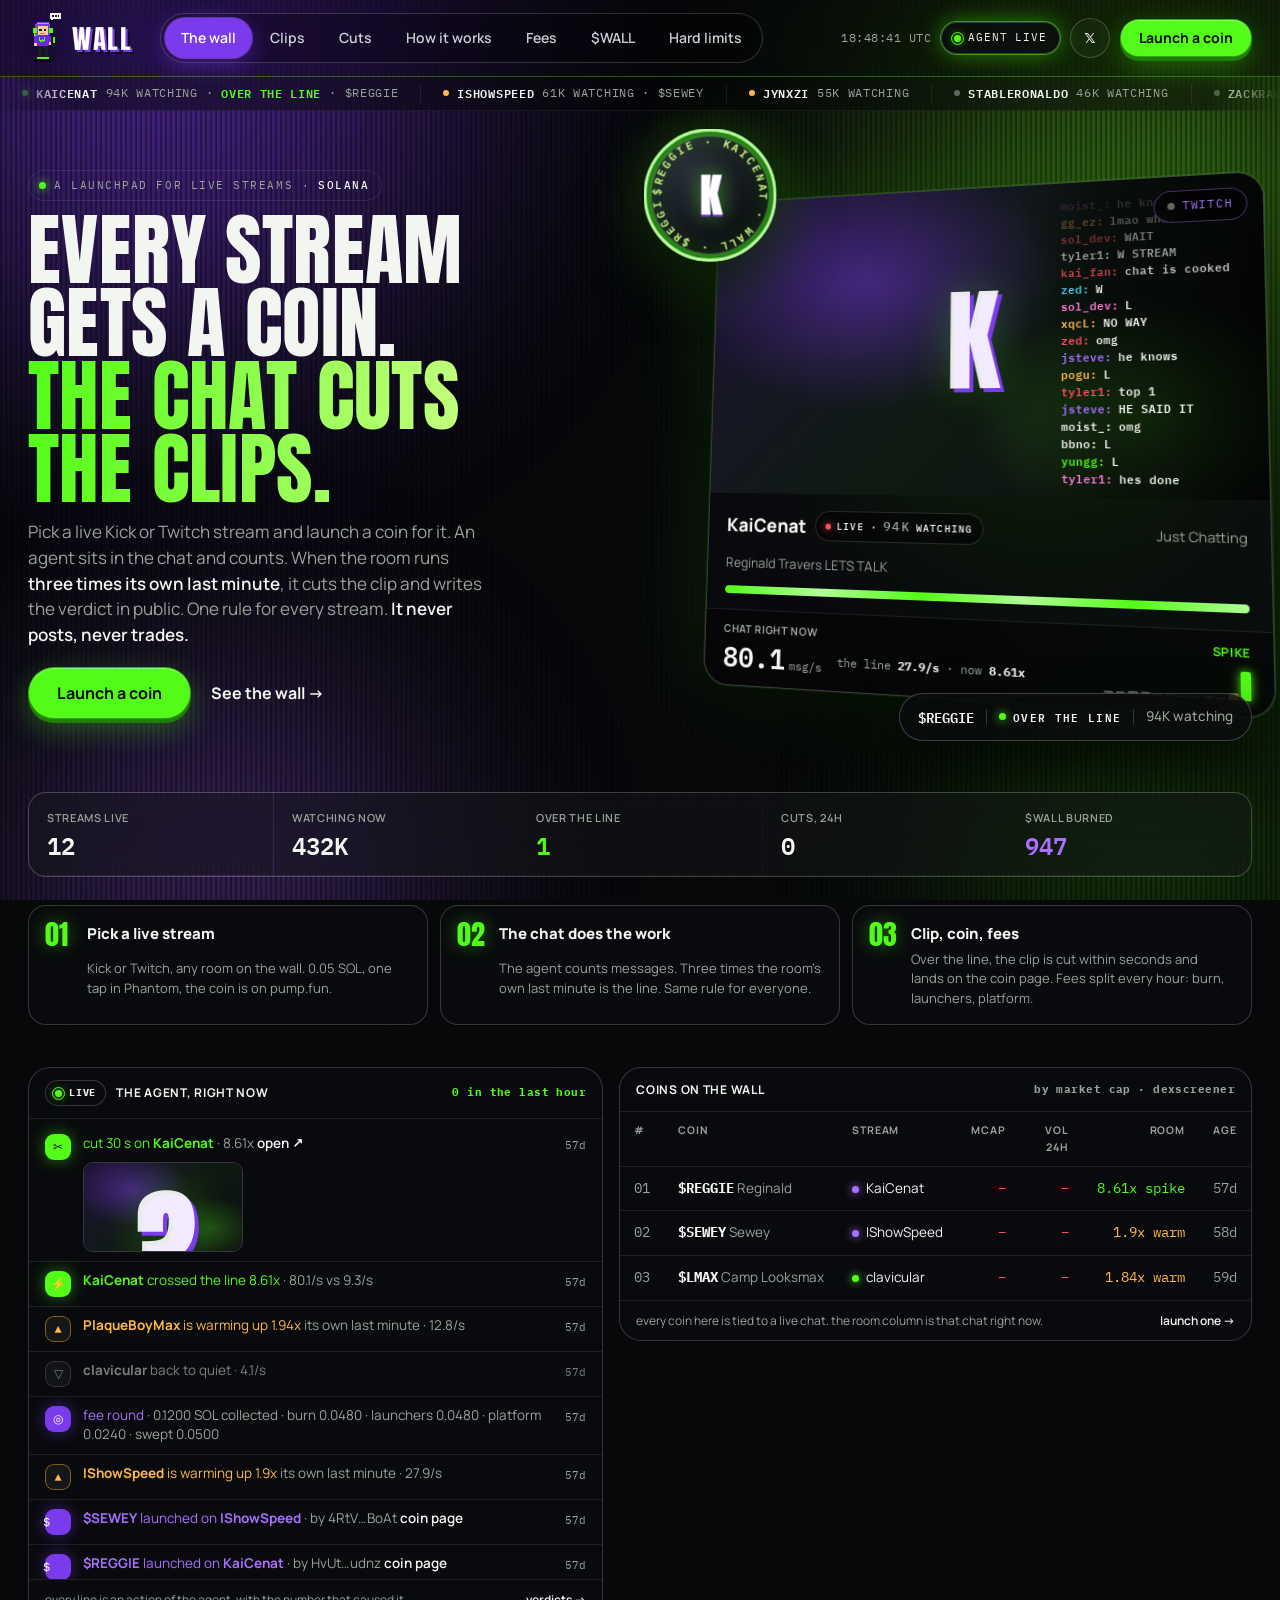
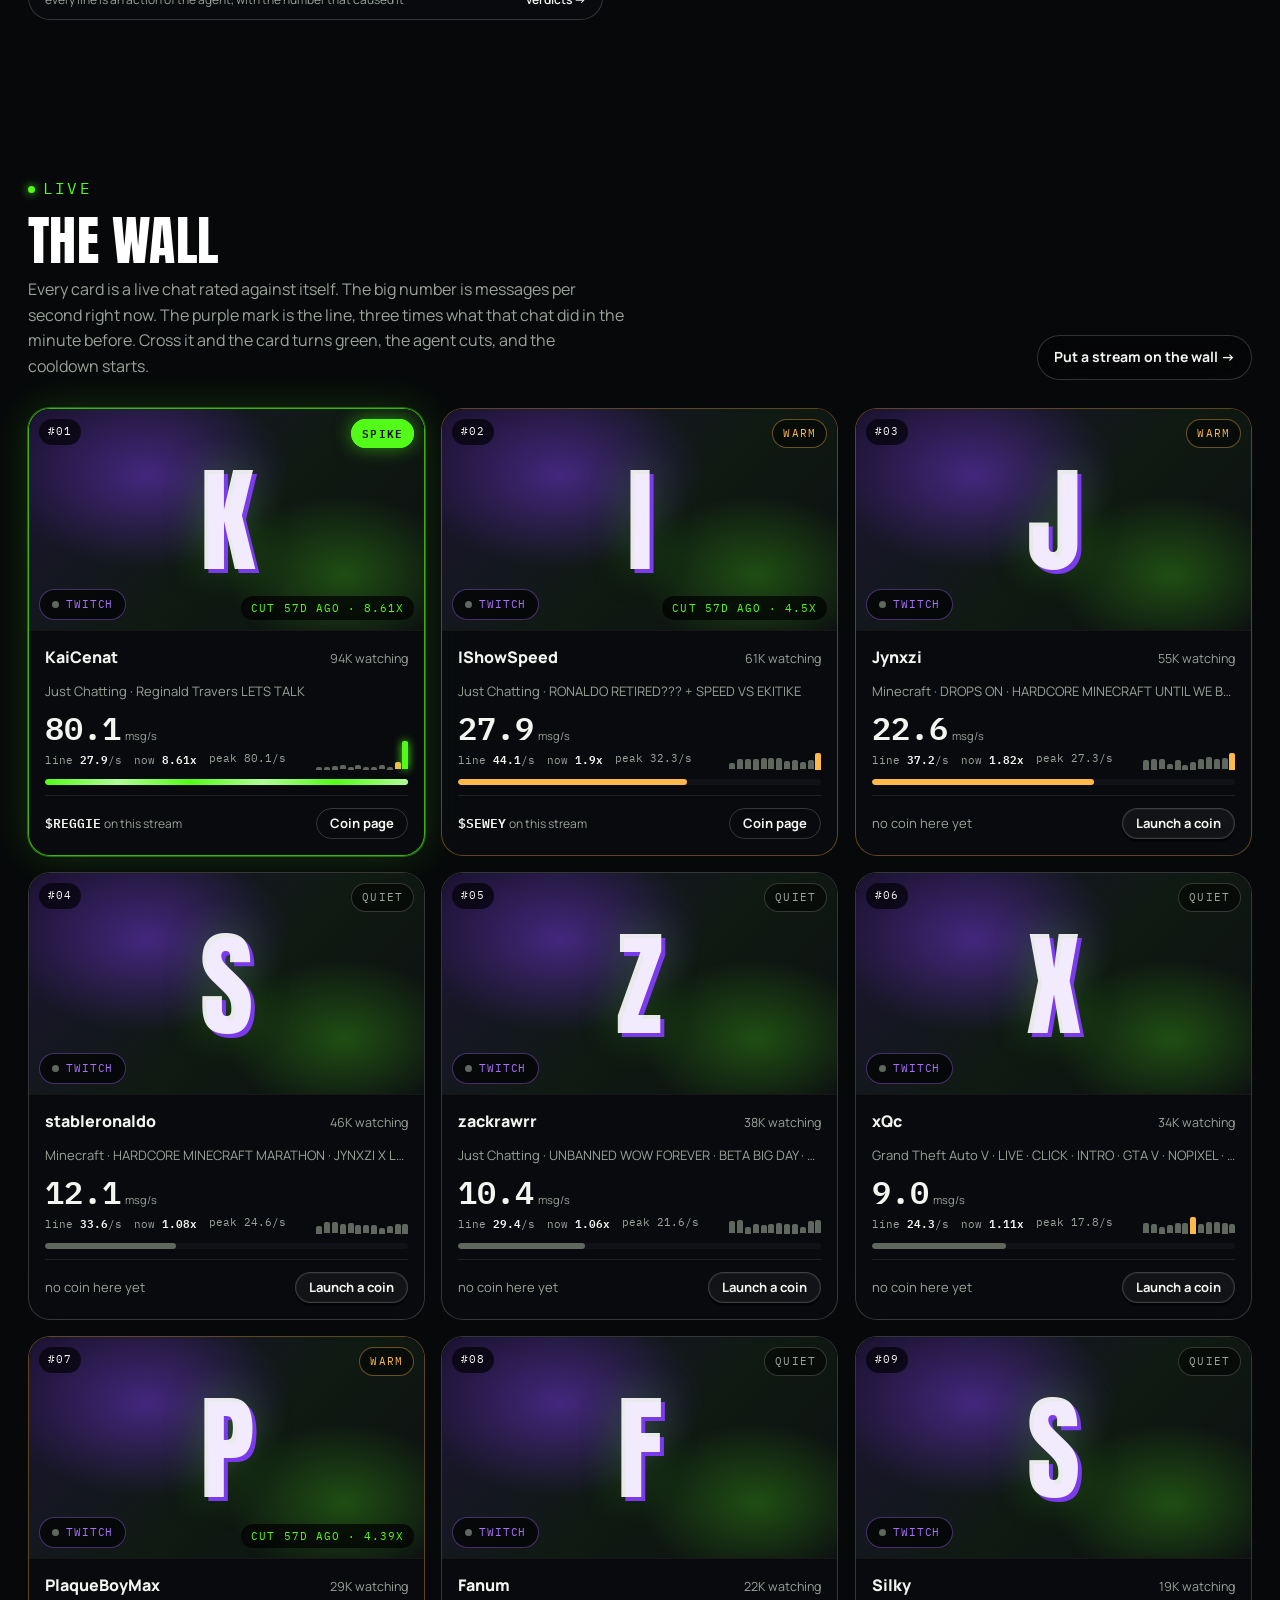
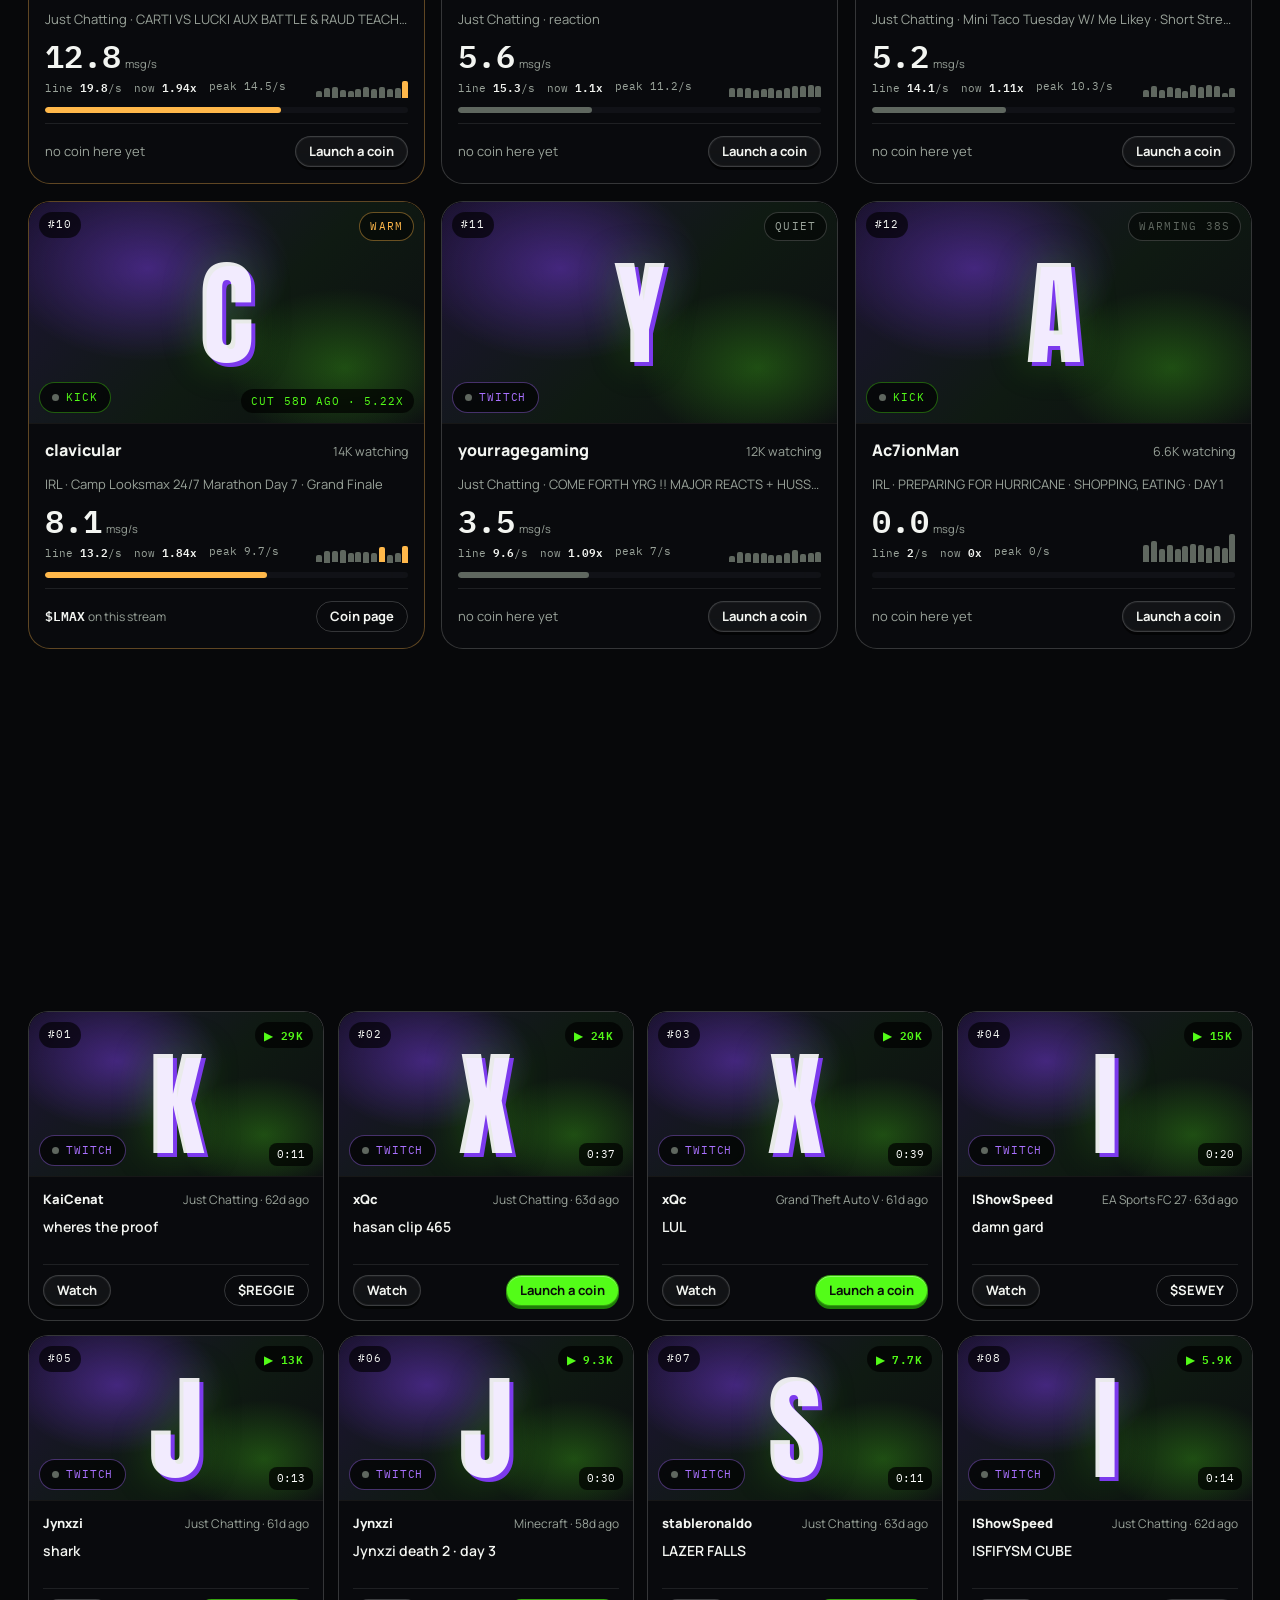
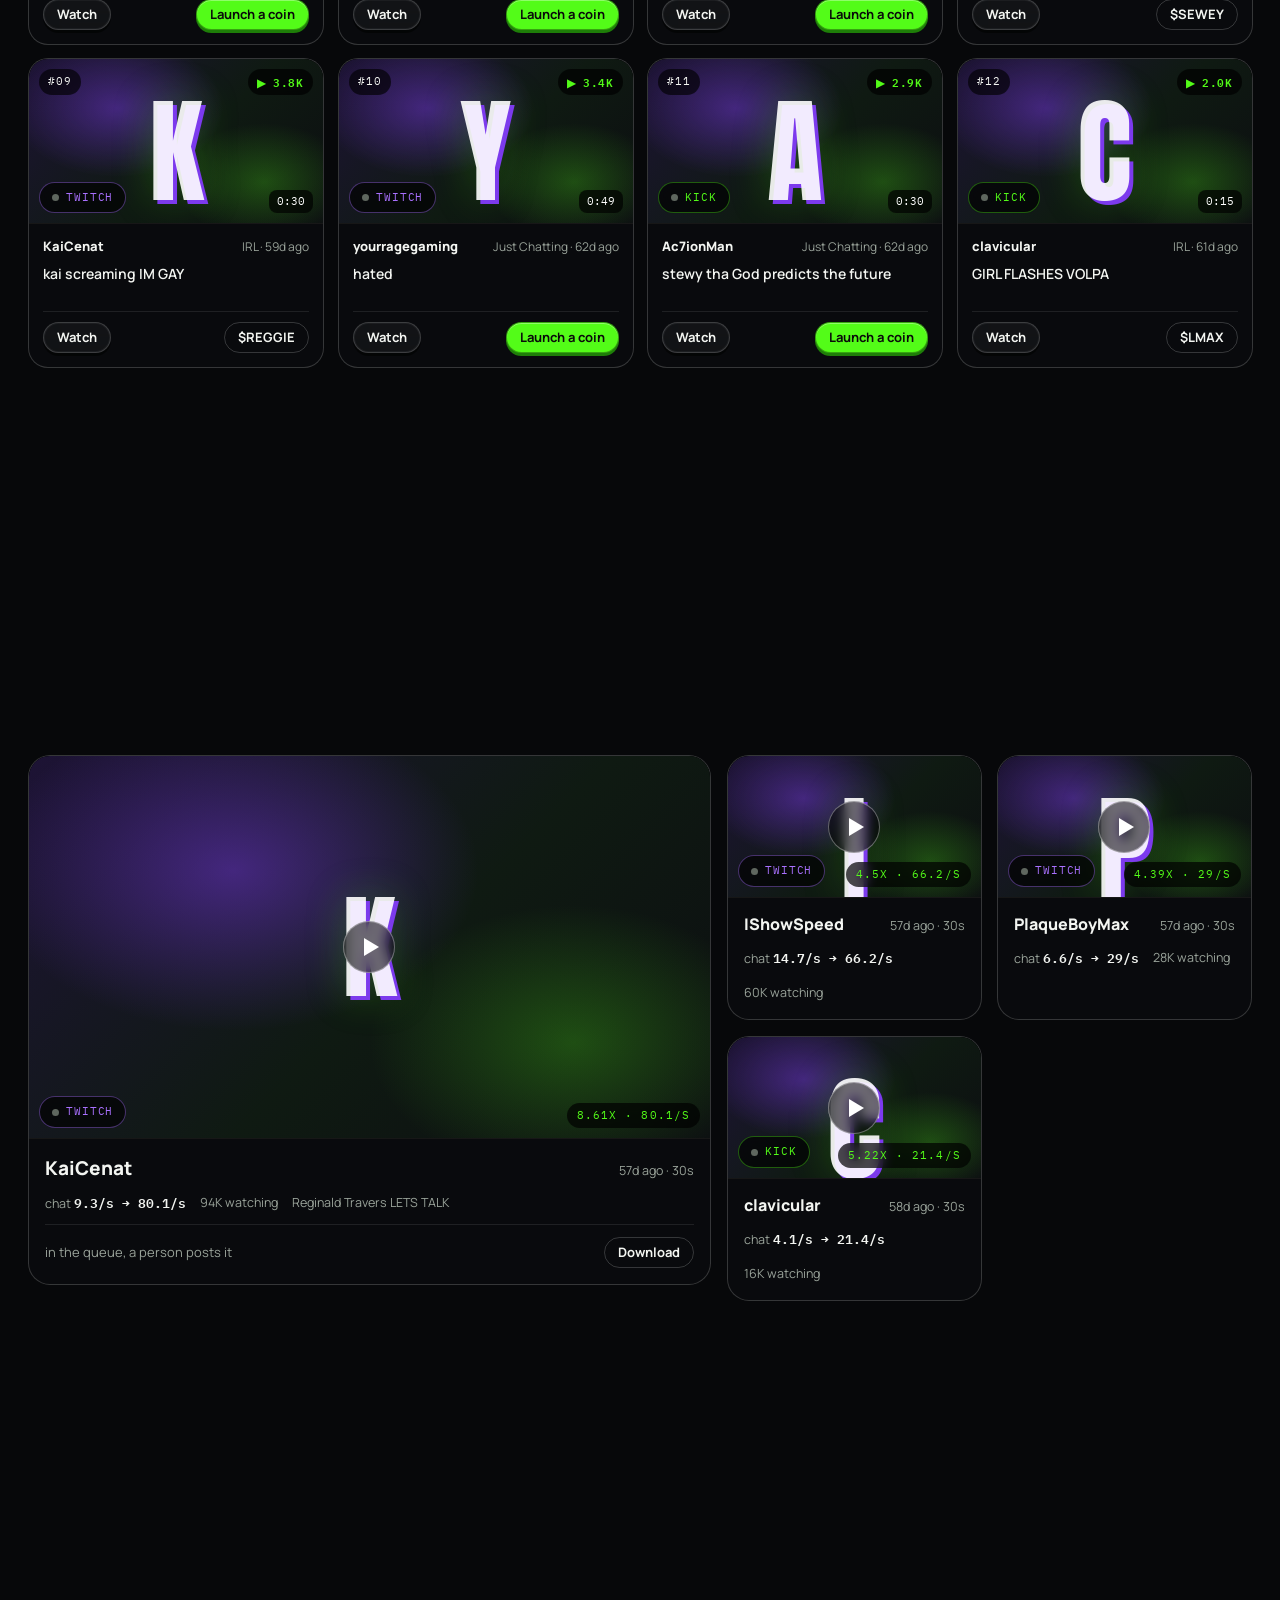
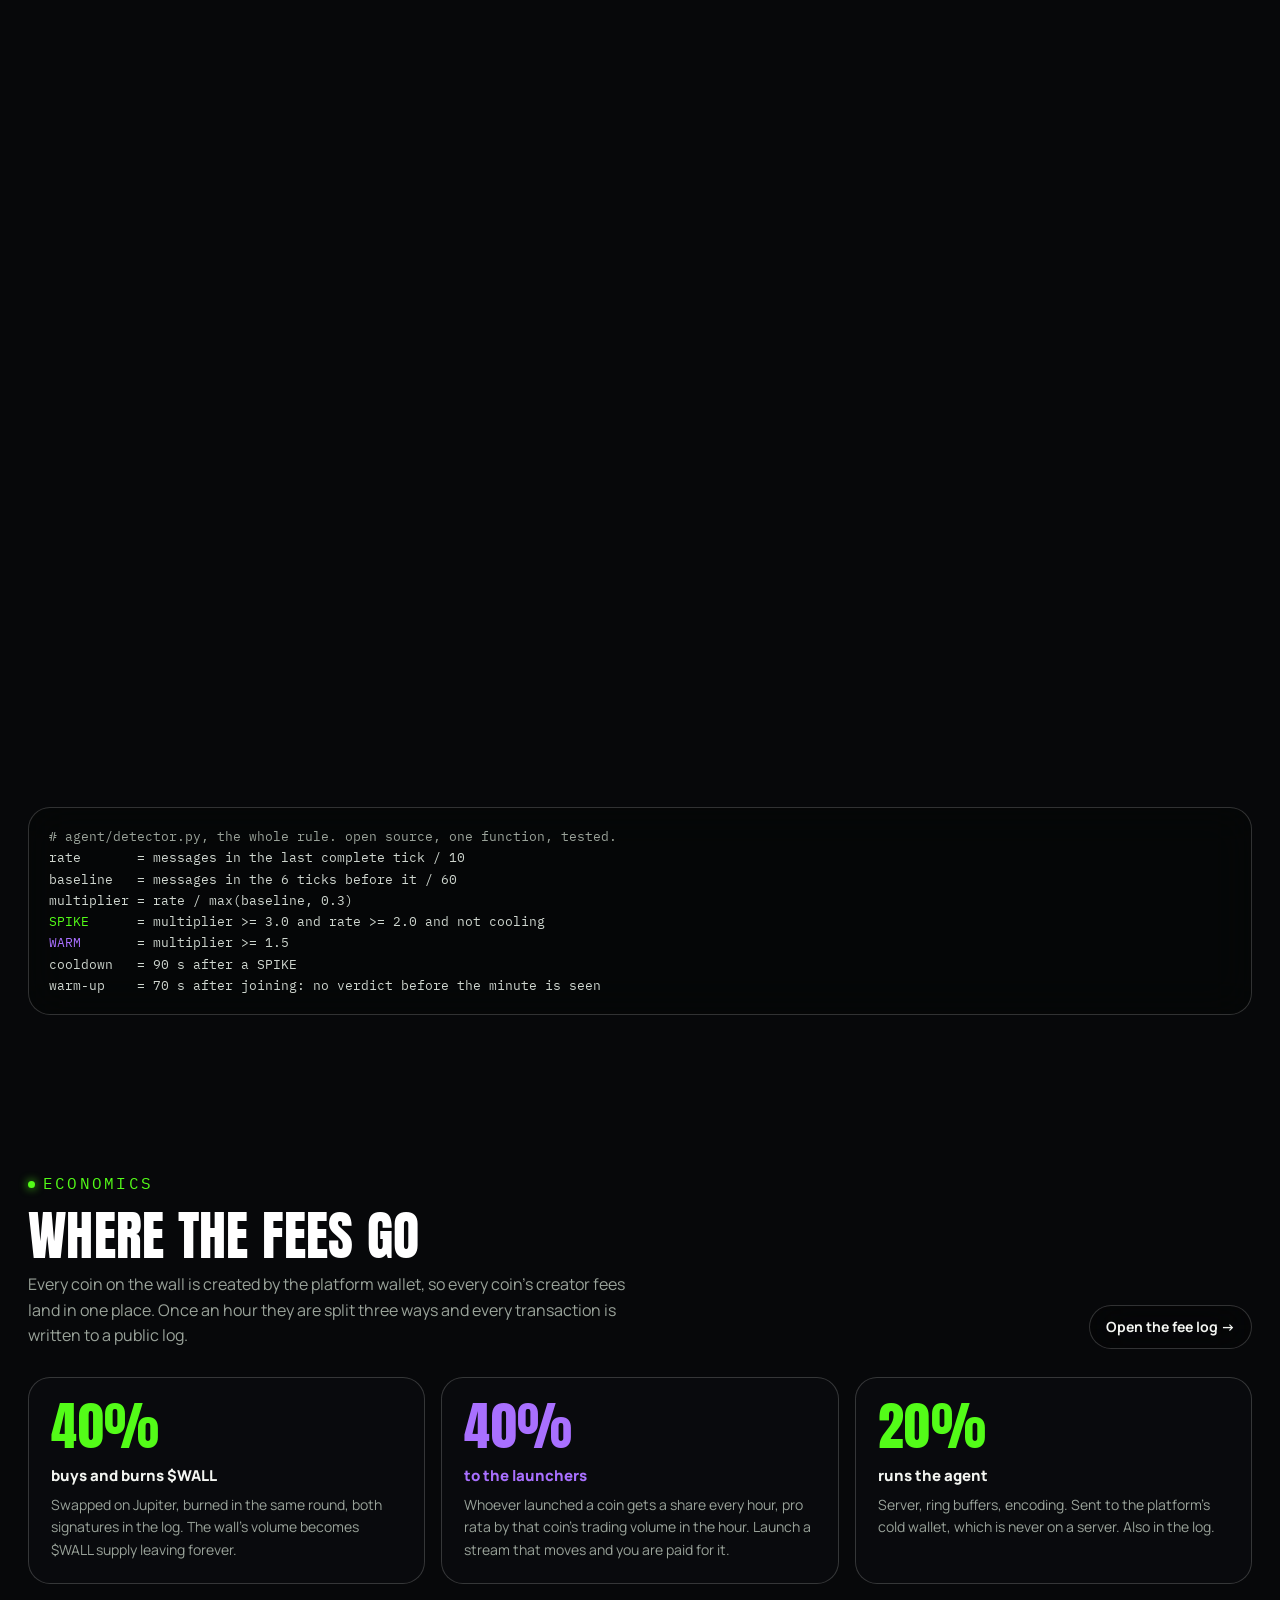
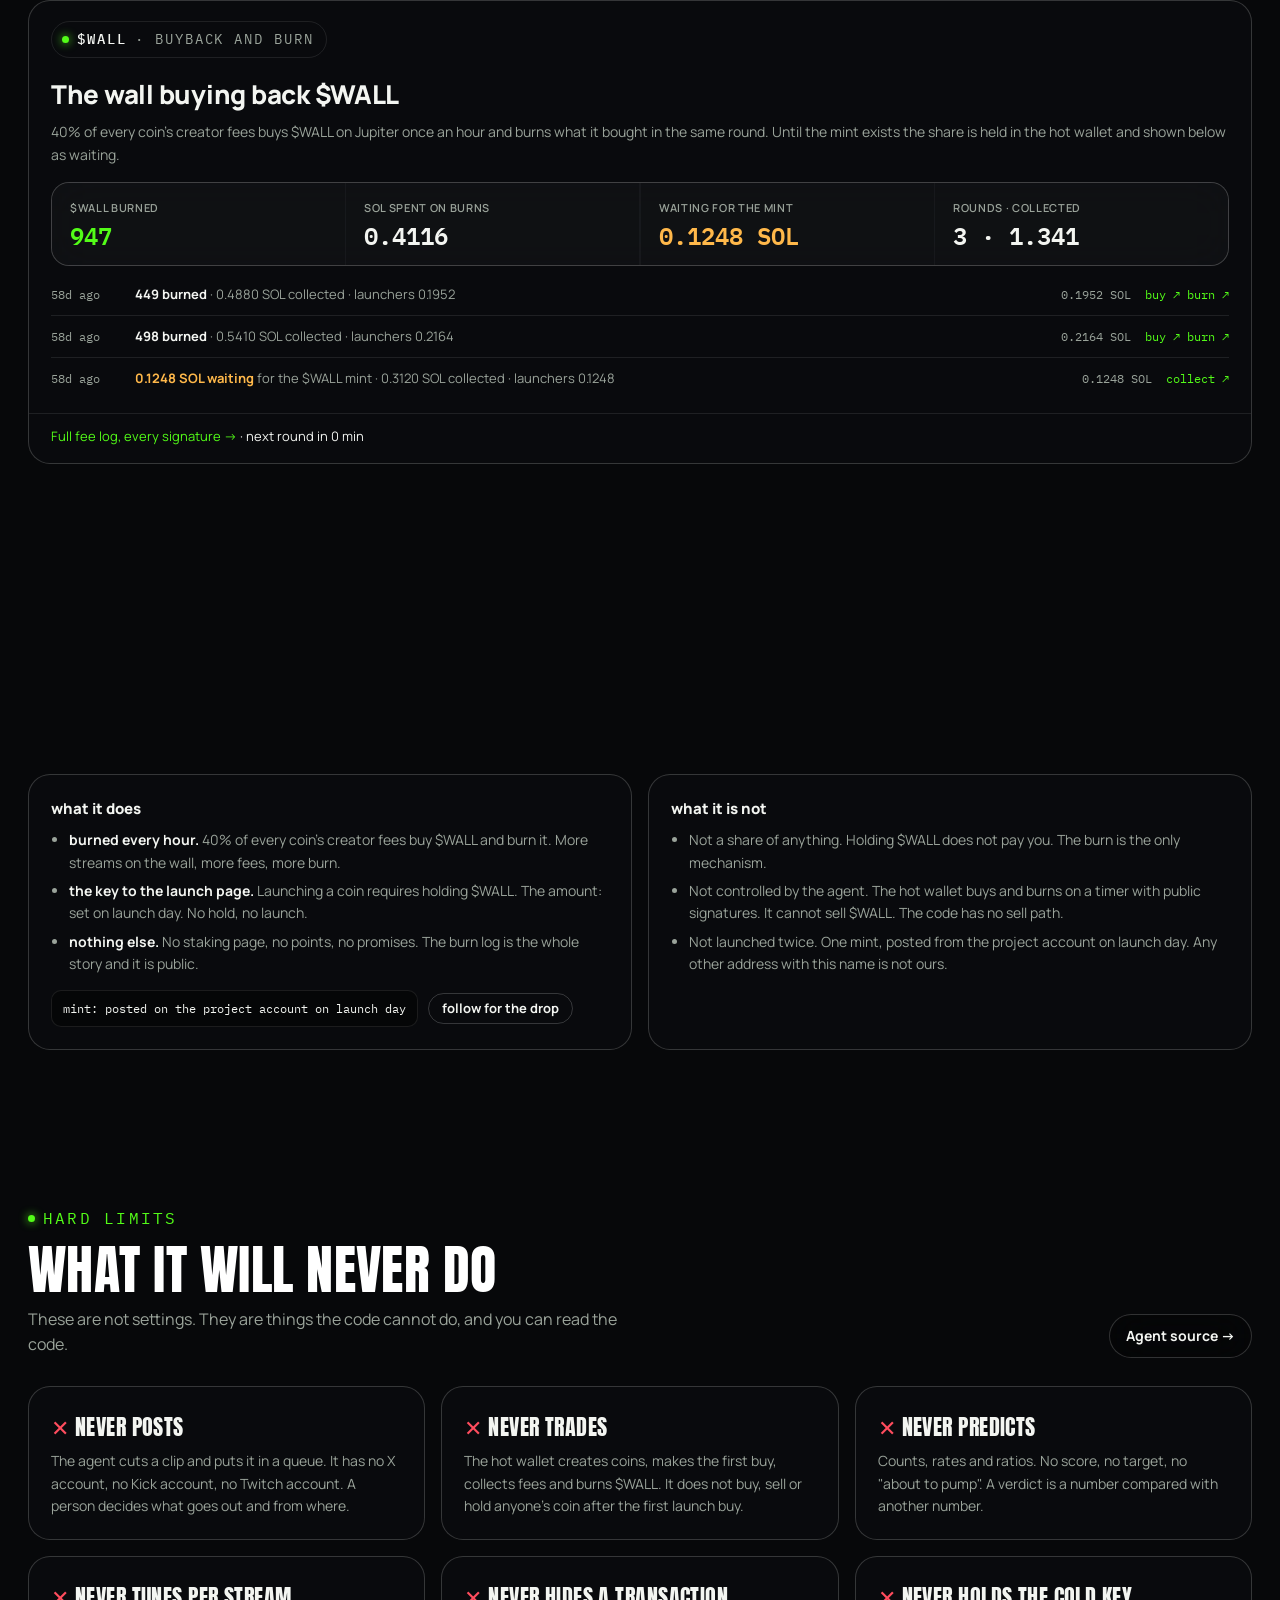
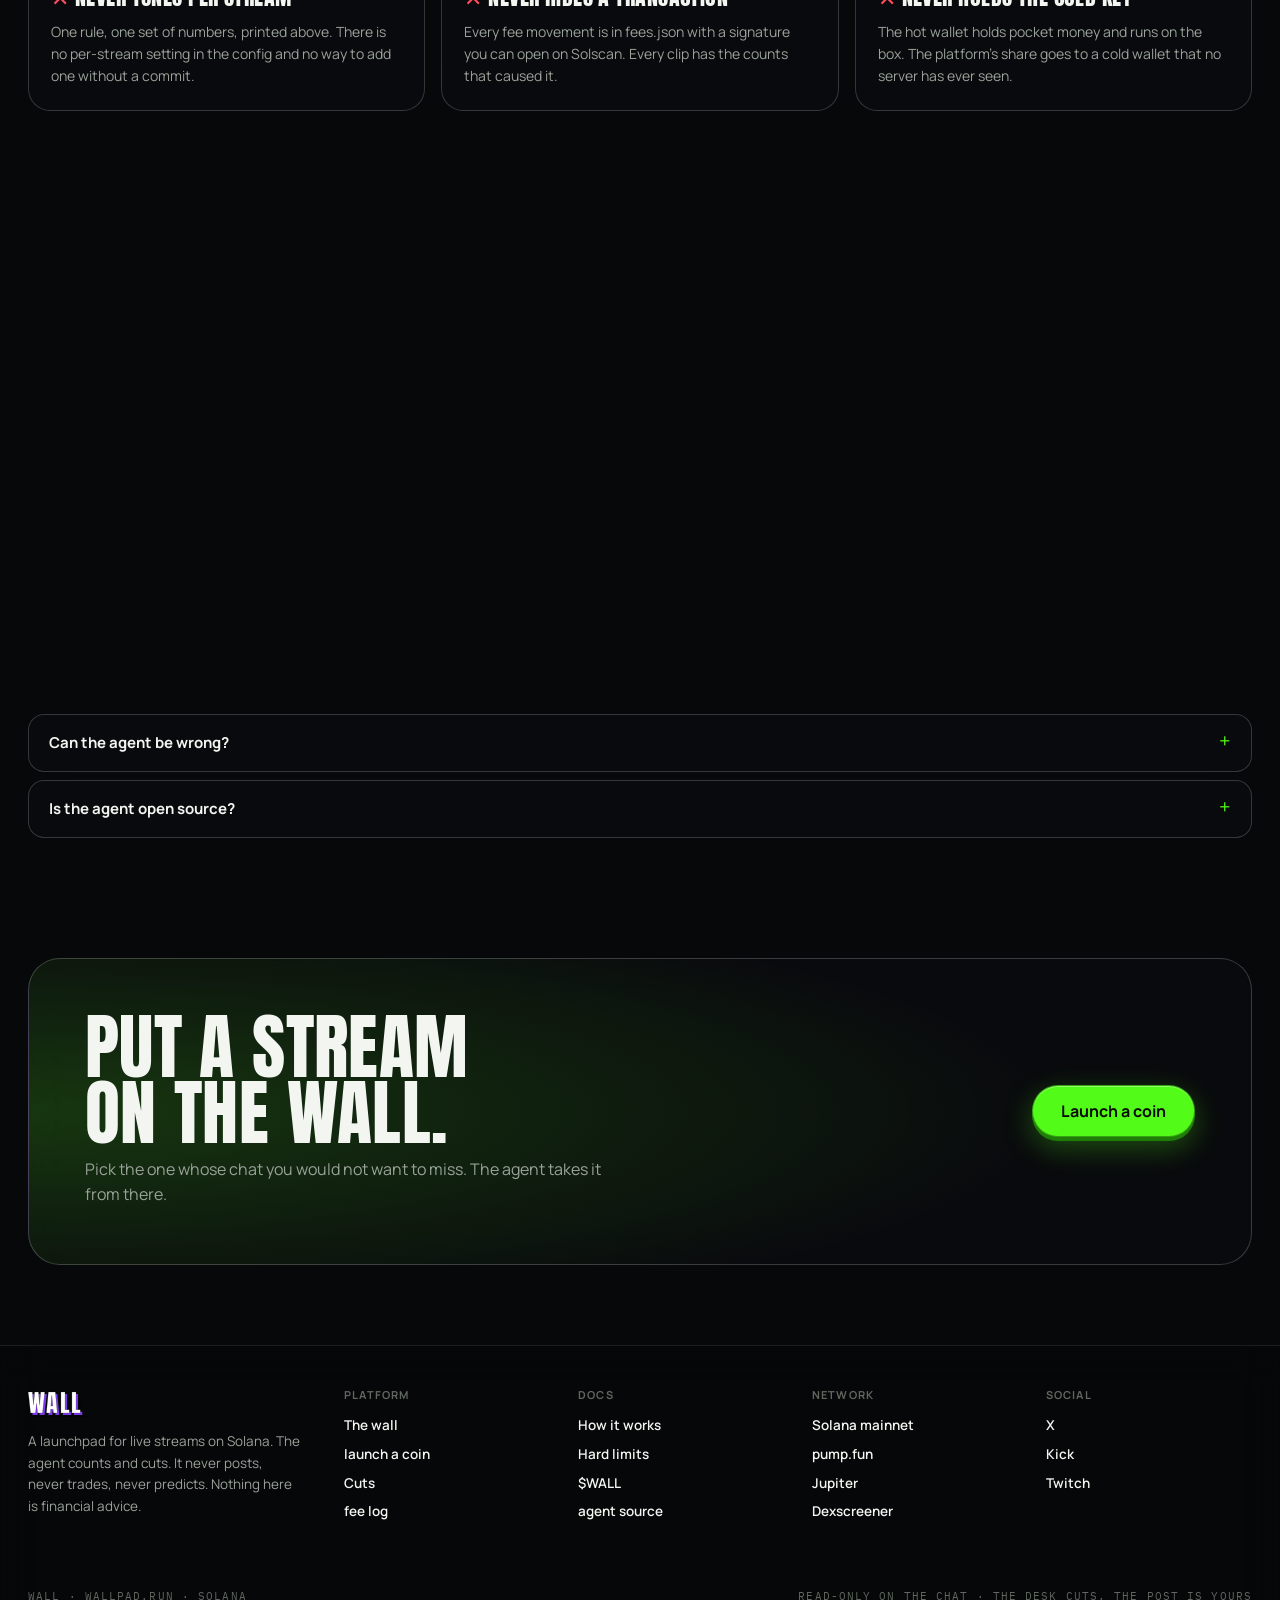
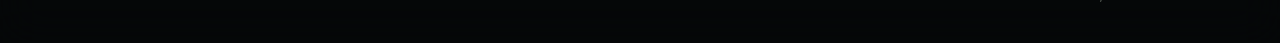
<file: site/index.html>
<!doctype html>
<html lang="en" class="js">
<head>
<meta charset="utf-8">
<meta name="viewport" content="width=device-width,initial-scale=1">
<title>WALL — a launchpad for live streams</title>
<meta name="description" content="Every coin on the wall is tied to a live Kick or Twitch stream. An agent reads the chat and cuts the clip the moment the room runs three times its own last minute. One rule, public, the same for every stream. 40% of fees buy and burn $WALL.">
<meta property="og:title" content="WALL — every stream gets a coin. the chat cuts the clips.">
<meta property="og:description" content="A launchpad for live streams on Solana. The agent reads the chat and cuts the clip when the room wakes up. One rule, public. 40% of every coin's fees buy and burn $WALL.">
<meta property="og:image" content="https://wallpad.run/assets/og.jpg">
<meta name="twitter:card" content="summary_large_image">
<link rel="icon" href="assets/favicon.svg" type="image/svg+xml">
<link rel="preconnect" href="https://fonts.googleapis.com"><link rel="preconnect" href="https://fonts.gstatic.com" crossorigin>
<link rel="stylesheet" href="https://fonts.googleapis.com/css2?family=Anton&family=Manrope:wght@400;500;600;700;800&family=IBM+Plex+Mono:wght@400;500;600&display=swap">
<link rel="stylesheet" href="assets/wall.css">
</head>
<body>
<div class="bg" aria-hidden="true"><i class="p1"></i><i class="p2"></i><i class="g1"></i><i class="g2"></i></div><div class="spot" aria-hidden="true"></div>
<div class="rail"><div class="wrap">
  <a class="brand" href="index.html"><span class="lg"></span><span class="wm" data-t="WALL">WALL</span></a>
  <nav><a class="on" href="#board">The wall</a><a href="#week">Clips</a><a href="#cuts">Cuts</a><a href="#how">How it works</a><a href="#fees">Fees</a><a href="#token">$WALL</a><a href="#never">Hard limits</a></nav>
  <div class="right"><span class="clock">--:--:-- UTC</span><span id="agent" class="chip off"><i></i>agent</span><a class="xlink" href="#" target="_blank" rel="noopener" title="WALL on X">𝕏</a><a class="btn fill" href="launch.html">Launch a coin</a></div>
</div></div>
<div class="ticker" aria-hidden="true"><div class="track" id="ticker-track"></div></div>

<header class="hero"><div class="wrap">
  <div>
    <p class="eyebrow">a launchpad for live streams · <b>solana</b></p>
    <h1 class="disp"><span>Every stream</span><span>gets a coin.</span><span class="k">The chat cuts</span><span class="k">the clips.</span></h1>
    <p class="lead">Pick a live Kick or Twitch stream and launch a coin for it. An agent sits in the chat and counts. When the room runs <b>three times its own last minute</b>, it cuts the clip and writes the verdict in public. One rule for every stream. <b>It never posts, never trades.</b></p>
    <div class="cta"><a class="btn fill big" href="launch.html">Launch a coin</a><a class="btn link big" href="#board">See the wall →</a></div>
  </div>
  <div class="stage" id="stage"><div class="glow"></div></div>
    <div class="stats hero-stats">
      <div class="stat"><div class="l">streams live</div><div class="v" id="st-streams">–</div></div>
      <div class="stat"><div class="l">watching now</div><div class="v" id="st-viewers">–</div></div>
      <div class="stat"><div class="l">over the line</div><div class="v k" id="st-spikes">–</div></div>
      <div class="stat"><div class="l">cuts, 24h</div><div class="v" id="st-cuts">–</div></div>
      <div class="stat"><div class="l">$WALL burned</div><div class="v t" id="st-burned">–</div></div>
    </div>
</div></header>

<div class="fast"><div class="wrap"><ol class="howfast" aria-label="how it works, short">
  <li><span class="n">01</span><b>Pick a live stream</b><span>Kick or Twitch, any room on the wall. 0.05 SOL, one tap in Phantom, the coin is on pump.fun.</span></li>
  <li><span class="n">02</span><b>The chat does the work</b><span>The agent counts messages. Three times the room's own last minute is the line. Same rule for everyone.</span></li>
  <li><span class="n">03</span><b>Clip, coin, fees</b><span>Over the line, the clip is cut within seconds and lands on the coin page. Fees split every hour: burn, launchers, platform.</span></li>
</ol></div></div>

<section id="now" style="border-top:0;padding-top:34px"><div class="wrap">
  <div class="now">
    <div class="panel feedbox">
      <div class="head"><span class="chip live"><i></i>live</span><b>the agent, right now</b><span class="n" id="feed-n">–</span></div>
      <div class="feed" id="feed"><div class="empty">loading the log…</div></div>
      <div class="foot"><span>every line is an action of the agent, with the number that caused it</span><a href="cuts.html">verdicts →</a></div>
    </div>
    <div class="panel boardbox">
      <div class="head"><b>coins on the wall</b><span class="n d">by market cap · dexscreener</span></div>
      <div id="coins-board"><div class="empty">loading…</div></div>
      <div class="foot"><span>every coin here is tied to a live chat. the room column is that chat right now.</span><a href="launch.html">launch one →</a></div>
    </div>
  </div>
</div></section>

<section id="board" style="border-top:0"><div class="wrap">
  <div class="sechead">
    <div><p class="eyebrow">live</p><h2 class="disp">The wall</h2>
      <p>Every card is a live chat rated against itself. The big number is messages per second right now. The purple mark is the line, three times what that chat did in the minute before. Cross it and the card turns green, the agent cuts, and the cooldown starts.</p></div>
    <a class="more" href="launch.html">Put a stream on the wall →</a>
  </div>
  <p class="rail-hint">swipe through the wall <i></i></p>
  <div class="wall" id="wall"><div class="empty">loading the wall…</div></div>
</div></section>

<section id="week"><div class="wrap">
  <div class="sechead">
    <div><p class="eyebrow">this week · by views</p><h2 class="disp">Clips the room made</h2>
      <p>The most-watched clips of the last seven days from the streamers on the wall, straight from Twitch and Kick. This is what a chat does when it goes off. Pick the one you would not want to miss next time and put that stream on the wall.</p></div>
    <a class="more" href="cuts.html">All cuts and verdicts →</a>
  </div>
  <p class="rail-hint">swipe, biggest first <i></i></p>
  <div class="trend" id="trending"><div class="empty">loading the week…</div></div>
</div></section>

<section id="cuts"><div class="wrap">
  <div class="sechead">
    <div><p class="eyebrow">fresh</p><h2 class="disp">Cuts from the wall</h2>
      <p>The last two minutes of every stream on the wall sit in a ring buffer on the agent's box. At a crossing the newest thirty seconds become a clip, stamped with the chat numbers that caused it. It goes into the queue. A person posts it from the coin's account. The agent never does.</p></div>
    <a class="more" href="cuts.html">All cuts and verdicts →</a>
  </div>
  <div class="fresh" id="fresh"><div class="empty">loading cuts…</div></div>
  <pre class="term" style="margin-top:14px" id="spikes"><span class="c"># spikes.json</span></pre>
</div></section>

<section id="how"><div class="wrap">
  <div class="sechead">
    <div><p class="eyebrow">how it works</p><h2 class="disp">A loop that never sleeps</h2>
      <p>No score, no prediction, no setting a person can tune per stream. The rule fits in a terminal window and every number on this page comes out of it.</p></div>
  </div>
  <p class="rail-hint">eight steps, swipe <i></i></p>
  <div class="loop">
    <div class="step"><div class="n">01</div><pre>  .--------.
  | &gt; chat |  anon
  '--------'  read-only</pre><h3>Join</h3><p>The agent joins the stream's chat as an anonymous reader. It can see messages. It cannot send one.</p><div class="tags">kick · twitch · no account</div></div>
    <div class="step"><div class="n">02</div><pre>  |##|##|##|##|##|##|
  10s 10s 10s 10s 10s</pre><h3>Count</h3><p>Messages are counted in ten-second ticks aligned to the clock, so anyone replaying the chat gets the same counts.</p><div class="tags">epoch-aligned · deterministic</div></div>
    <div class="step"><div class="n">03</div><pre>  rate     = tick / 10
  baseline = last 60s / 60</pre><h3>Rate</h3><p>The stream is rated only against itself: the last complete tick over its own minute before. Not against a number we picked, not against another stream.</p><div class="tags">self-relative · no global scale</div></div>
    <div class="step"><div class="n">04</div><pre>  ----------------- 3x
          ^ you are here</pre><h3>The line</h3><p>Three times the minute before, and at least two messages a second. Under that a quiet chat with one joke does not fire.</p><div class="tags">3.0x · floor 2/s</div></div>
    <div class="step"><div class="n">05</div><pre>  [ring 120s] -&gt; [30s] -&gt; mp4
  ffmpeg, no re-encode</pre><h3>Cut</h3><p>Over the line, the newest thirty seconds leave the ring buffer as a clip, with a thumbnail and the numbers that caused it.</p><div class="tags">streamlink · ffmpeg · 480p</div></div>
    <div class="step"><div class="n">06</div><pre>  clips.json
  posted: false</pre><h3>Queue</h3><p>The clip lands in a public queue on the coin's page. Someone with the coin's account posts it, or does not. The agent has no account.</p><div class="tags">human posts · agent never</div></div>
    <div class="step"><div class="n">07</div><pre>  cooldown ######## 90s</pre><h3>Cooldown</h3><p>One cut per crossing. After a spike the stream cannot fire again for ninety seconds, so one moment is one clip.</p><div class="tags">90 s · one moment, one clip</div></div>
    <div class="step"><div class="n">08</div><pre>  every hour:
  collect -&gt; 40 / 40 / 20</pre><h3>Fees</h3><p>Once an hour the platform wallet collects every coin's creator fees and splits them. Every transfer gets a signature in the log.</p><div class="tags">burn · launchers · platform</div></div>
  </div>
  <pre class="term" style="margin-top:14px"><span class="c"># agent/detector.py, the whole rule. open source, one function, tested.</span>
rate       = messages in the last complete tick / 10
baseline   = messages in the 6 ticks before it / 60
multiplier = rate / max(baseline, 0.3)
<span class="p">SPIKE</span>      = multiplier &gt;= 3.0 and rate &gt;= 2.0 and not cooling
<span class="t">WARM</span>       = multiplier &gt;= 1.5
cooldown   = 90 s after a SPIKE
warm-up    = 70 s after joining: no verdict before the minute is seen</pre>
</div></section>

<section id="fees"><div class="wrap">
  <div class="sechead">
    <div><p class="eyebrow">economics</p><h2 class="disp">Where the fees go</h2>
      <p>Every coin on the wall is created by the platform wallet, so every coin's creator fees land in one place. Once an hour they are split three ways and every transaction is written to a public log.</p></div>
    <a class="more" href="fees.html">Open the fee log →</a>
  </div>
  <div class="cols">
    <div class="box"><div class="n">40%</div><h3>buys and burns $WALL</h3><p>Swapped on Jupiter, burned in the same round, both signatures in the log. The wall's volume becomes $WALL supply leaving forever.</p></div>
    <div class="box t"><div class="n">40%</div><h3>to the launchers</h3><p>Whoever launched a coin gets a share every hour, pro rata by that coin's trading volume in the hour. Launch a stream that moves and you are paid for it.</p></div>
    <div class="box"><div class="n">20%</div><h3>runs the agent</h3><p>Server, ring buffers, encoding. Sent to the platform's cold wallet, which is never on a server. Also in the log.</p></div>
  </div>
  <div class="burn" id="burn"></div>
</div></section>

<section id="token"><div class="wrap">
  <div class="sechead">
    <div><p class="eyebrow">the platform coin</p><h2 class="disp">$WALL</h2>
      <p>One coin for the whole wall. It is not tied to a stream. It is tied to all of them.</p></div>
  </div>
  <div class="token">
    <div class="box"><h3>what it does</h3>
      <ul>
        <li><b class="k">burned every hour.</b> 40% of every coin's creator fees buy $WALL and burn it. More streams on the wall, more fees, more burn.</li>
        <li><b class="k">the key to the launch page.</b> Launching a coin requires holding $WALL. The amount: <span id="hold-req">set on launch day</span>. No hold, no launch.</li>
        <li><b class="k">nothing else.</b> No staking page, no points, no promises. The burn log is the whole story and it is public.</li>
      </ul>
      <div class="mint" id="mint"></div>
    </div>
    <div class="box"><h3>what it is not</h3>
      <ul>
        <li>Not a share of anything. Holding $WALL does not pay you. The burn is the only mechanism.</li>
        <li>Not controlled by the agent. The hot wallet buys and burns on a timer with public signatures. It cannot sell $WALL. The code has no sell path.</li>
        <li>Not launched twice. One mint, posted from the project account on launch day. Any other address with this name is not ours.</li>
      </ul>
    </div>
  </div>
</div></section>

<section id="never"><div class="wrap">
  <div class="sechead">
    <div><p class="eyebrow">hard limits</p><h2 class="disp">What it will never do</h2>
      <p>These are not settings. They are things the code cannot do, and you can read the code.</p></div>
    <a class="more" href="https://github.com/wallpadSOL/wall" target="_blank" rel="noopener">Agent source →</a>
  </div>
  <div class="cols three">
    <div class="box hard"><h3>never posts</h3><p>The agent cuts a clip and puts it in a queue. It has no X account, no Kick account, no Twitch account. A person decides what goes out and from where.</p></div>
    <div class="box hard"><h3>never trades</h3><p>The hot wallet creates coins, makes the first buy, collects fees and burns $WALL. It does not buy, sell or hold anyone's coin after the first launch buy.</p></div>
    <div class="box hard"><h3>never predicts</h3><p>Counts, rates and ratios. No score, no target, no "about to pump". A verdict is a number compared with another number.</p></div>
    <div class="box hard"><h3>never tunes per stream</h3><p>One rule, one set of numbers, printed above. There is no per-stream setting in the config and no way to add one without a commit.</p></div>
    <div class="box hard"><h3>never hides a transaction</h3><p>Every fee movement is in fees.json with a signature you can open on Solscan. Every clip has the counts that caused it.</p></div>
    <div class="box hard"><h3>never holds the cold key</h3><p>The hot wallet holds pocket money and runs on the box. The platform's share goes to a cold wallet that no server has ever seen.</p></div>
  </div>
</div></section>

<section id="faq"><div class="wrap">
  <div class="sechead"><div><p class="eyebrow">questions</p><h2 class="disp">Straight answers</h2></div></div>
  <div class="faq">
    <details><summary>Why tie a coin to a stream?</summary><p>A live stream is live attention. The chat is a number anyone can watch. The coin gets a reason to move that is not a tweet from the deployer: the room itself. When the room goes off, the clip exists within seconds and the coin's page shows it.</p></details>
    <details><summary>Who posts the clips?</summary><p>A person with the coin's account. The agent only cuts and queues. If nobody posts, the clip stays on the coin page with its numbers. We are not building a bot that spams X.</p></details>
    <details><summary>What does a launcher get?</summary><p>40% of the fees, split every hour between launchers by their coin's trading volume in that hour. The transfer has a signature in the fee log. Your wallet is the launcher of record from the moment the coin is created.</p></details>
    <details><summary>Does the streamer have to agree?</summary><p>No. The agent reads a public chat anonymously and clips a public stream. The streamer can see the coin page like anyone else. If a streamer asks us to take their stream off the wall, we take it off. That is a rule, not a setting.</p></details>
    <details><summary>What happens when the stream goes offline?</summary><p>The card says offline, the rate drops to zero, nothing cuts. The coin keeps trading on pump.fun like any other coin. When the stream comes back, the agent rejoins and the warm-up starts again.</p></details>
    <details><summary>Can the agent be wrong?</summary><p>It can cut a boring moment if the chat spams. It cannot cut a moment the chat ignored. Every cut carries its counts, so a wrong cut is visible as a wrong cut. We would rather be wrong in public than right in private.</p></details>
    <details><summary>Is the agent open source?</summary><p>Yes. The rule is one function with tests. The clipper is streamlink and ffmpeg. The fee round is one script on a timer. You can run the whole thing on a $5 box and get the same numbers.</p></details>
  </div>
</div></section>

<div class="band"><div class="wrap"><div class="in">
  <div><h2 class="disp">Put a stream<br>on the wall.</h2><p>Pick the one whose chat you would not want to miss. The agent takes it from there.</p></div>
  <a class="btn fill big" href="launch.html">Launch a coin</a>
</div></div></div>

<footer><div class="wrap">
  <div><div class="brand"><span class="wm" data-t="WALL">WALL</span></div><p style="margin:0;max-width:34ch">A launchpad for live streams on Solana. The agent counts and cuts. It never posts, never trades, never predicts. Nothing here is financial advice.</p></div>
  <div><h4>platform</h4><a href="index.html#board">The wall</a><a href="launch.html">launch a coin</a><a href="cuts.html">Cuts</a><a href="fees.html">fee log</a></div>
  <div><h4>docs</h4><a href="index.html#how">How it works</a><a href="index.html#never">Hard limits</a><a href="index.html#token">$WALL</a><a href="https://github.com/wallpadSOL/wall" target="_blank" rel="noopener">agent source</a></div>
  <div><h4>network</h4><a href="https://solana.com" target="_blank" rel="noopener">Solana mainnet</a><a href="https://pump.fun" target="_blank" rel="noopener">pump.fun</a><a href="https://jup.ag" target="_blank" rel="noopener">Jupiter</a><a href="https://dexscreener.com" target="_blank" rel="noopener">Dexscreener</a></div>
  <div><h4>social</h4><a class="xlink2" href="#" target="_blank" rel="noopener">X</a><a href="https://kick.com" target="_blank" rel="noopener">Kick</a><a href="https://twitch.tv" target="_blank" rel="noopener">Twitch</a></div>
  <div class="fine"><span>wall · wallpad.run · solana</span><span>read-only on the chat · the desk cuts, the post is yours</span></div>
</div></footer>
<script src="assets/wall.js"></script>
<script>document.querySelectorAll('a.xlink2').forEach(a => a.href = WALL.X_URL); WALL.init();</script>
</body>
</html>
</file>
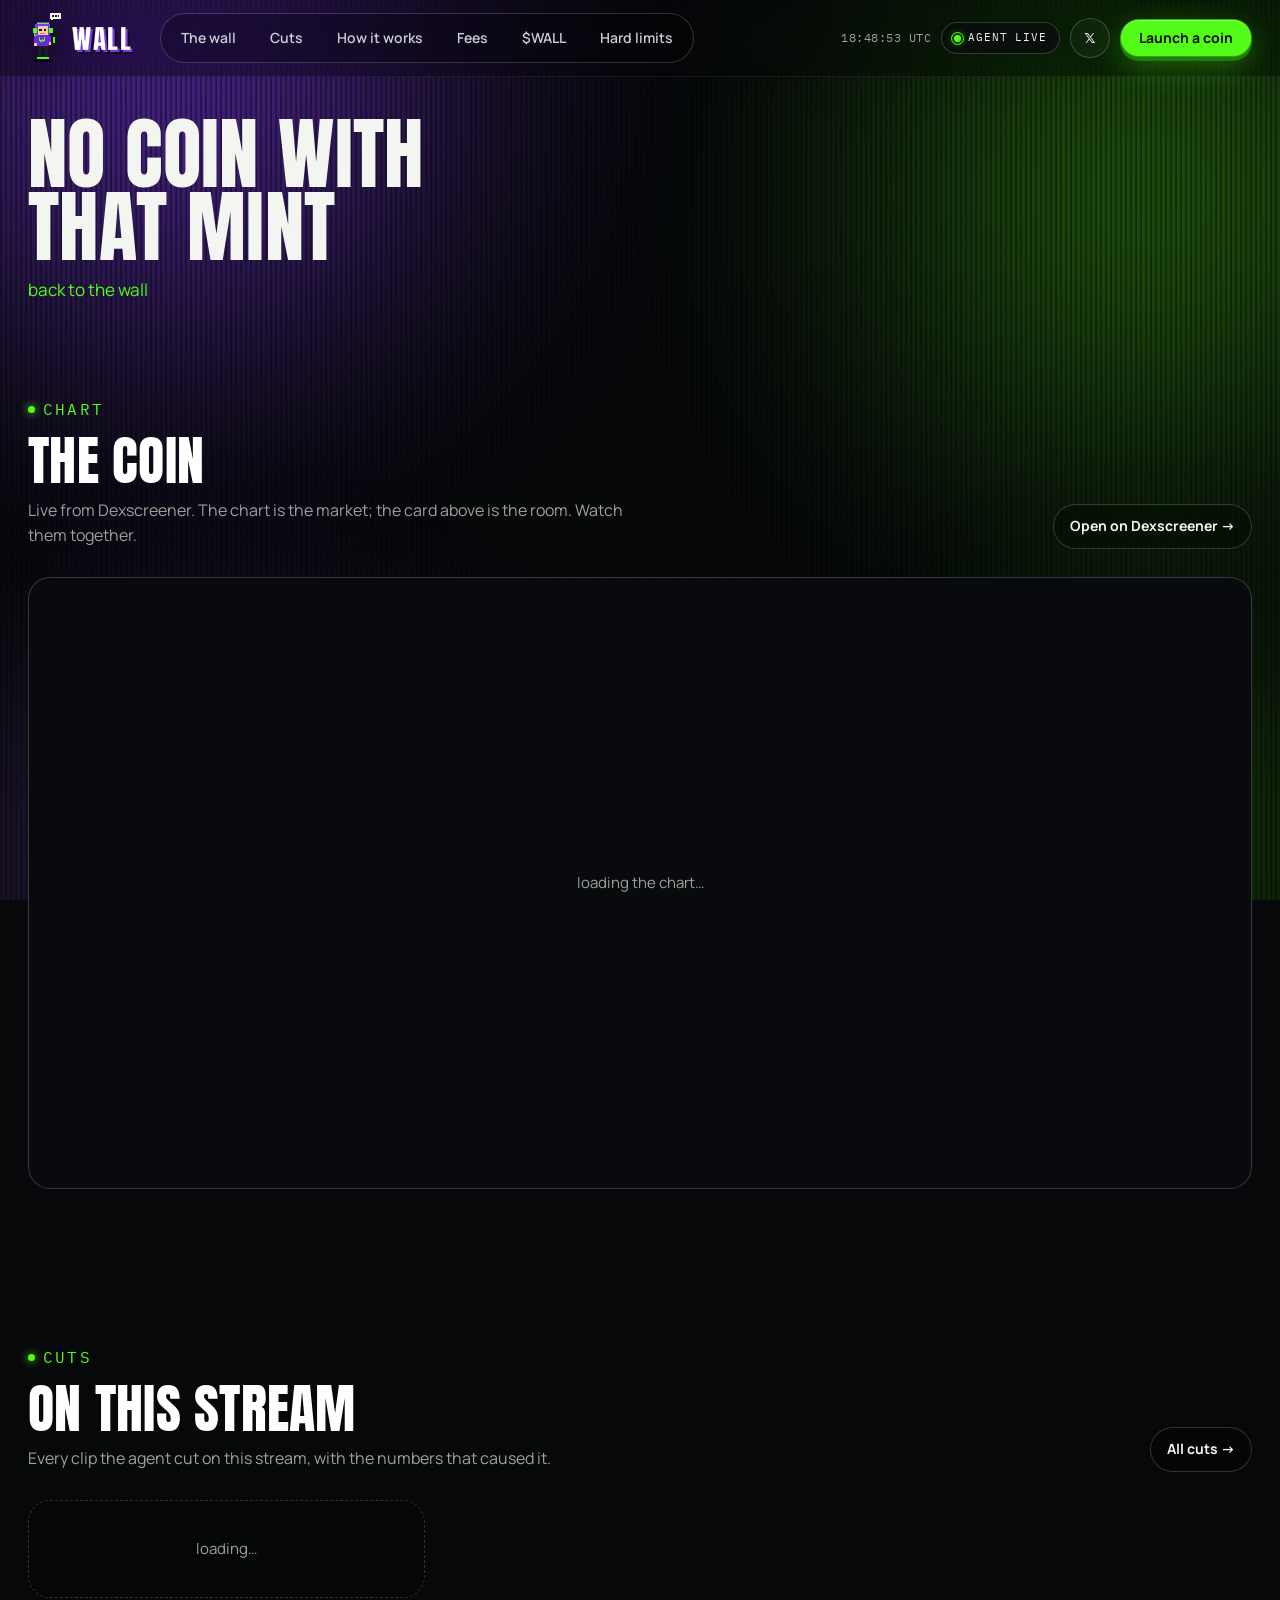
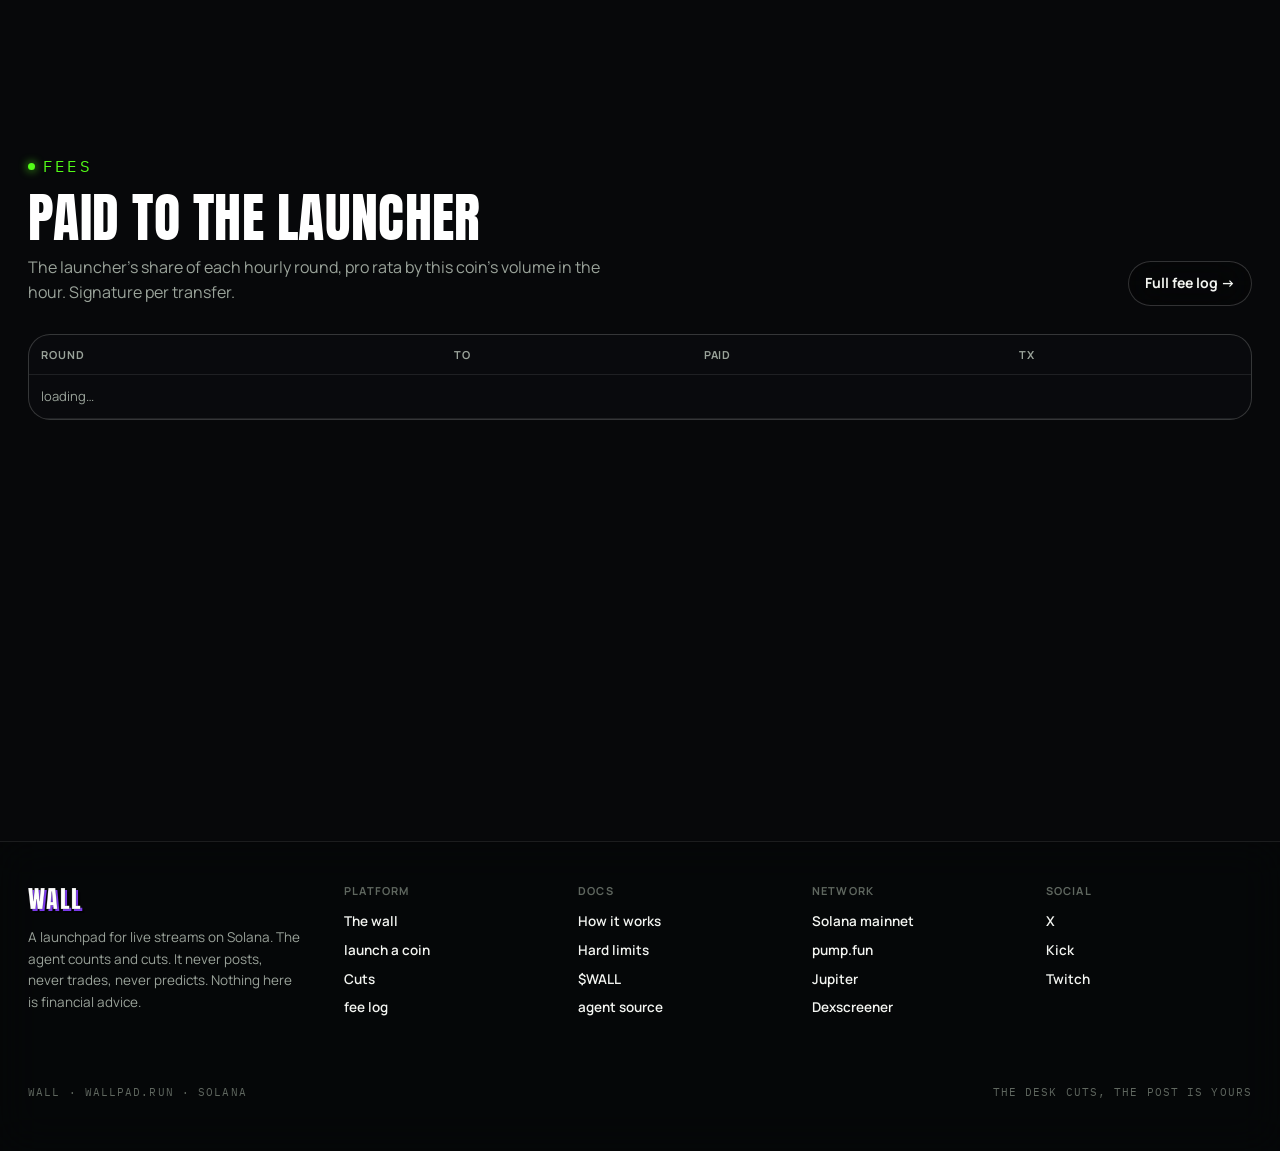
<file: site/coin.html>
<!doctype html>
<html lang="en" class="js">
<head>
<meta charset="utf-8">
<meta name="viewport" content="width=device-width,initial-scale=1">
<title>WALL — coin</title>
<meta property="og:image" content="https://wallpad.run/assets/og.jpg">
<link rel="icon" href="assets/favicon.svg" type="image/svg+xml">
<link rel="preconnect" href="https://fonts.googleapis.com"><link rel="preconnect" href="https://fonts.gstatic.com" crossorigin>
<link rel="stylesheet" href="https://fonts.googleapis.com/css2?family=Anton&family=Manrope:wght@400;500;600;700;800&family=IBM+Plex+Mono:wght@400;500;600&display=swap">
<link rel="stylesheet" href="assets/wall.css">
</head>
<body>
<div class="bg" aria-hidden="true"><i class="p1"></i><i class="p2"></i><i class="g1"></i><i class="g2"></i></div><div class="spot" aria-hidden="true"></div>
<div class="rail"><div class="wrap">
  <a class="brand" href="index.html"><span class="lg"></span><span class="wm" data-t="WALL">WALL</span></a>
  <nav><a href="index.html#board">The wall</a><a href="cuts.html">Cuts</a><a href="index.html#how">How it works</a><a href="fees.html">Fees</a><a href="index.html#token">$WALL</a><a href="index.html#never">Hard limits</a></nav>
  <div class="right"><span class="clock">--:--:-- UTC</span><span id="agent" class="chip off"><i></i>agent</span><a class="xlink" href="#" target="_blank" rel="noopener" title="WALL on X">𝕏</a><a class="btn fill" href="launch.html">Launch a coin</a></div>
</div></div>

<header class="hero sub" style="padding-bottom:28px"><div class="wrap" id="head" style="grid-template-columns:minmax(0,1fr) minmax(0,.8fr)"><div><h1 class="disp">loading…</h1></div></div></header>
<section style="border-top:0;padding-top:34px"><div class="wrap">
  <div class="sechead"><div><p class="eyebrow">chart</p><h2 class="disp">The coin</h2><p>Live from Dexscreener. The chart is the market; the card above is the room. Watch them together.</p></div><a class="more" id="dexlink" href="#" target="_blank" rel="noopener">Open on Dexscreener →</a></div>
  <div class="chart" id="chart"><div class="empty">loading the chart…</div></div>
</div></section>
<section><div class="wrap">
  <div class="sechead"><div><p class="eyebrow">cuts</p><h2 class="disp">On this stream</h2><p>Every clip the agent cut on this stream, with the numbers that caused it.</p></div><a class="more" href="cuts.html">All cuts →</a></div>
  <div class="wall list" id="clips"><div class="empty">loading…</div></div>
</div></section>
<section><div class="wrap">
  <div class="sechead"><div><p class="eyebrow">fees</p><h2 class="disp">Paid to the launcher</h2><p>The launcher's share of each hourly round, pro rata by this coin's volume in the hour. Signature per transfer.</p></div><a class="more" href="fees.html">Full fee log →</a></div>
  <div class="tbl"><table id="pay"><thead><tr><th>round</th><th>to</th><th>paid</th><th>tx</th></tr></thead><tbody><tr><td colspan="4" class="d">loading…</td></tr></tbody></table></div>
</div></section>
<section><div class="wrap">
  <div class="sechead"><div><p class="eyebrow">record</p><h2 class="disp">Launch record</h2><p>coins.json entry, as written by the agent at creation.</p></div></div>
  <pre class="term" id="rec"></pre>
</div></section>

<footer><div class="wrap">
  <div><div class="brand"><span class="wm" data-t="WALL">WALL</span></div><p style="margin:0;max-width:34ch">A launchpad for live streams on Solana. The agent counts and cuts. It never posts, never trades, never predicts. Nothing here is financial advice.</p></div>
  <div><h4>platform</h4><a href="index.html#board">The wall</a><a href="launch.html">launch a coin</a><a href="cuts.html">Cuts</a><a href="fees.html">fee log</a></div>
  <div><h4>docs</h4><a href="index.html#how">How it works</a><a href="index.html#never">Hard limits</a><a href="index.html#token">$WALL</a><a href="https://github.com/wallpadSOL/wall" target="_blank" rel="noopener">agent source</a></div>
  <div><h4>network</h4><a href="https://solana.com" target="_blank" rel="noopener">Solana mainnet</a><a href="https://pump.fun" target="_blank" rel="noopener">pump.fun</a><a href="https://jup.ag" target="_blank" rel="noopener">Jupiter</a><a href="https://dexscreener.com" target="_blank" rel="noopener">Dexscreener</a></div>
  <div><h4>social</h4><a class="xlink2" href="#" target="_blank" rel="noopener">X</a><a href="https://kick.com" target="_blank" rel="noopener">Kick</a><a href="https://twitch.tv" target="_blank" rel="noopener">Twitch</a></div>
  <div class="fine"><span>wall · wallpad.run · solana</span><span>the desk cuts, the post is yours</span></div>
</div></footer>
<script src="assets/wall.js"></script>
<script>
(async function () {
  const $ = s => document.querySelector(s);
  WALL.clock(); document.querySelectorAll('a.xlink2').forEach(a => a.href = WALL.X_URL);
  const mint = new URLSearchParams(location.search).get('mint') || '';
  let coins = [], state = {streams: []}, clips = [], fees = [];
  try { coins = await WALL.get('coins.json'); } catch (e) {}
  try { state = await WALL.get('state.json'); WALL.health(state); } catch (e) { WALL.health(null); }
  try { clips = await WALL.get('clips.json'); } catch (e) {}
  try { fees = await WALL.get('fees.json'); } catch (e) {}
  const c = coins.find(x => x.mint === mint);
  if (!c) { $('#head').innerHTML = `<div><h1 class="disp">no coin with that mint</h1><p class="lead"><a href="index.html#board">back to the wall</a></p></div>`; return; }
  const s = state.streams.find(x => x.key === c.stream);
  document.title = `WALL — $${c.ticker}`;
  const mine = clips.filter(x => x.key === c.stream);
  const render = () => {
    const mc = WALL.mcaps[c.mint];
    $('#head').innerHTML = `
    <div>
      <p class="eyebrow">coin · <b>${WALL.esc(c.stream)}</b> · launched ${WALL.ago(c.created)} ago</p>
      <h1 class="disp"><span>$${WALL.esc(c.ticker)}</span><span class="outline" style="font-size:.55em">${WALL.esc(c.name)}</span></h1>
      <p class="lead">${WALL.esc(c.description || '')}</p>
      <div class="cta"><a class="btn fill" href="${WALL.esc(c.pump)}" target="_blank" rel="noopener">pump.fun</a>
         <a class="btn ghost" href="https://dexscreener.com/solana/${WALL.esc(c.mint)}" target="_blank" rel="noopener">dexscreener</a>
         <a class="btn ghost" href="https://solscan.io/token/${WALL.esc(c.mint)}" target="_blank" rel="noopener">solscan</a>
         <a class="btn ghost" href="${WALL.esc(s ? s.url : '#')}" target="_blank" rel="noopener">watch the stream</a></div>
      <div class="stats" style="max-width:720px">
        <div class="stat"><div class="l">chat right now</div><div class="v num k">${s && s.live !== false ? s.rate_live + '/s' : 'offline'}</div></div>
        <div class="stat"><div class="l">the line</div><div class="v num t">${s ? s.line + '/s' : '–'}</div></div>
        <div class="stat"><div class="l">cuts here</div><div class="v num">${mine.length}</div></div>
        <div class="stat"><div class="l">market cap</div><div class="v num">${mc ? WALL.usd(mc.mcap) : '–'}</div></div>
      </div>
      <div class="mint"><code>${WALL.esc(c.mint)}</code></div>
    </div>
    <div class="wall one" style="grid-template-columns:1fr">${s ? WALL.card(s) : '<div class="empty">stream not on the wall right now</div>'}</div>`;
  };
  render();
  WALL.marketcaps([c]).then(render);
  $('#dexlink').href = `https://dexscreener.com/solana/${encodeURIComponent(c.mint)}`;
  $('#chart').innerHTML = WALL.SAMPLE
    ? `<div class="empty">the live chart embeds here on the production site (sample data has no market).</div>`
    : `<iframe title="$${WALL.esc(c.ticker)} chart" src="https://dexscreener.com/solana/${encodeURIComponent(c.mint)}?embed=1&loadChartSettings=0&trades=0&tabs=0&info=0&chartLeftToolbar=0&chartTheme=dark&theme=dark&chartStyle=1&chartType=usd&interval=15" loading="lazy" allow="clipboard-write" referrerpolicy="no-referrer"></iframe>`;
  $('#clips').innerHTML = mine.length ? mine.slice(-12).reverse().map(x => WALL.clipCard(x)).join('')
    : `<div class="empty">no cut on this stream since the coin launched. the next crossing makes one.</div>`;
  const rows = [];
  fees.slice().reverse().forEach(r => (r.launchers || []).filter(l => l.to === c.launcher && l.sig).forEach(l =>
    rows.push(`<tr><td>${new Date(r.ts*1000).toISOString().replace('T',' ').slice(0,16)}</td><td class="d">${WALL.esc(l.to.slice(0,4))}…${WALL.esc(l.to.slice(-4))}</td><td>${WALL.sol(l.lamports)} SOL</td><td>${WALL.tx(l.sig)}</td></tr>`)));
  $('#pay tbody').innerHTML = rows.length ? rows.join('') : `<tr><td colspan="4" class="d">nothing paid yet. the first round runs an hour after the coin starts trading.</td></tr>`;
  $('#rec').textContent = JSON.stringify(c, null, 2);
})();
</script>
</body>
</html>
</file>
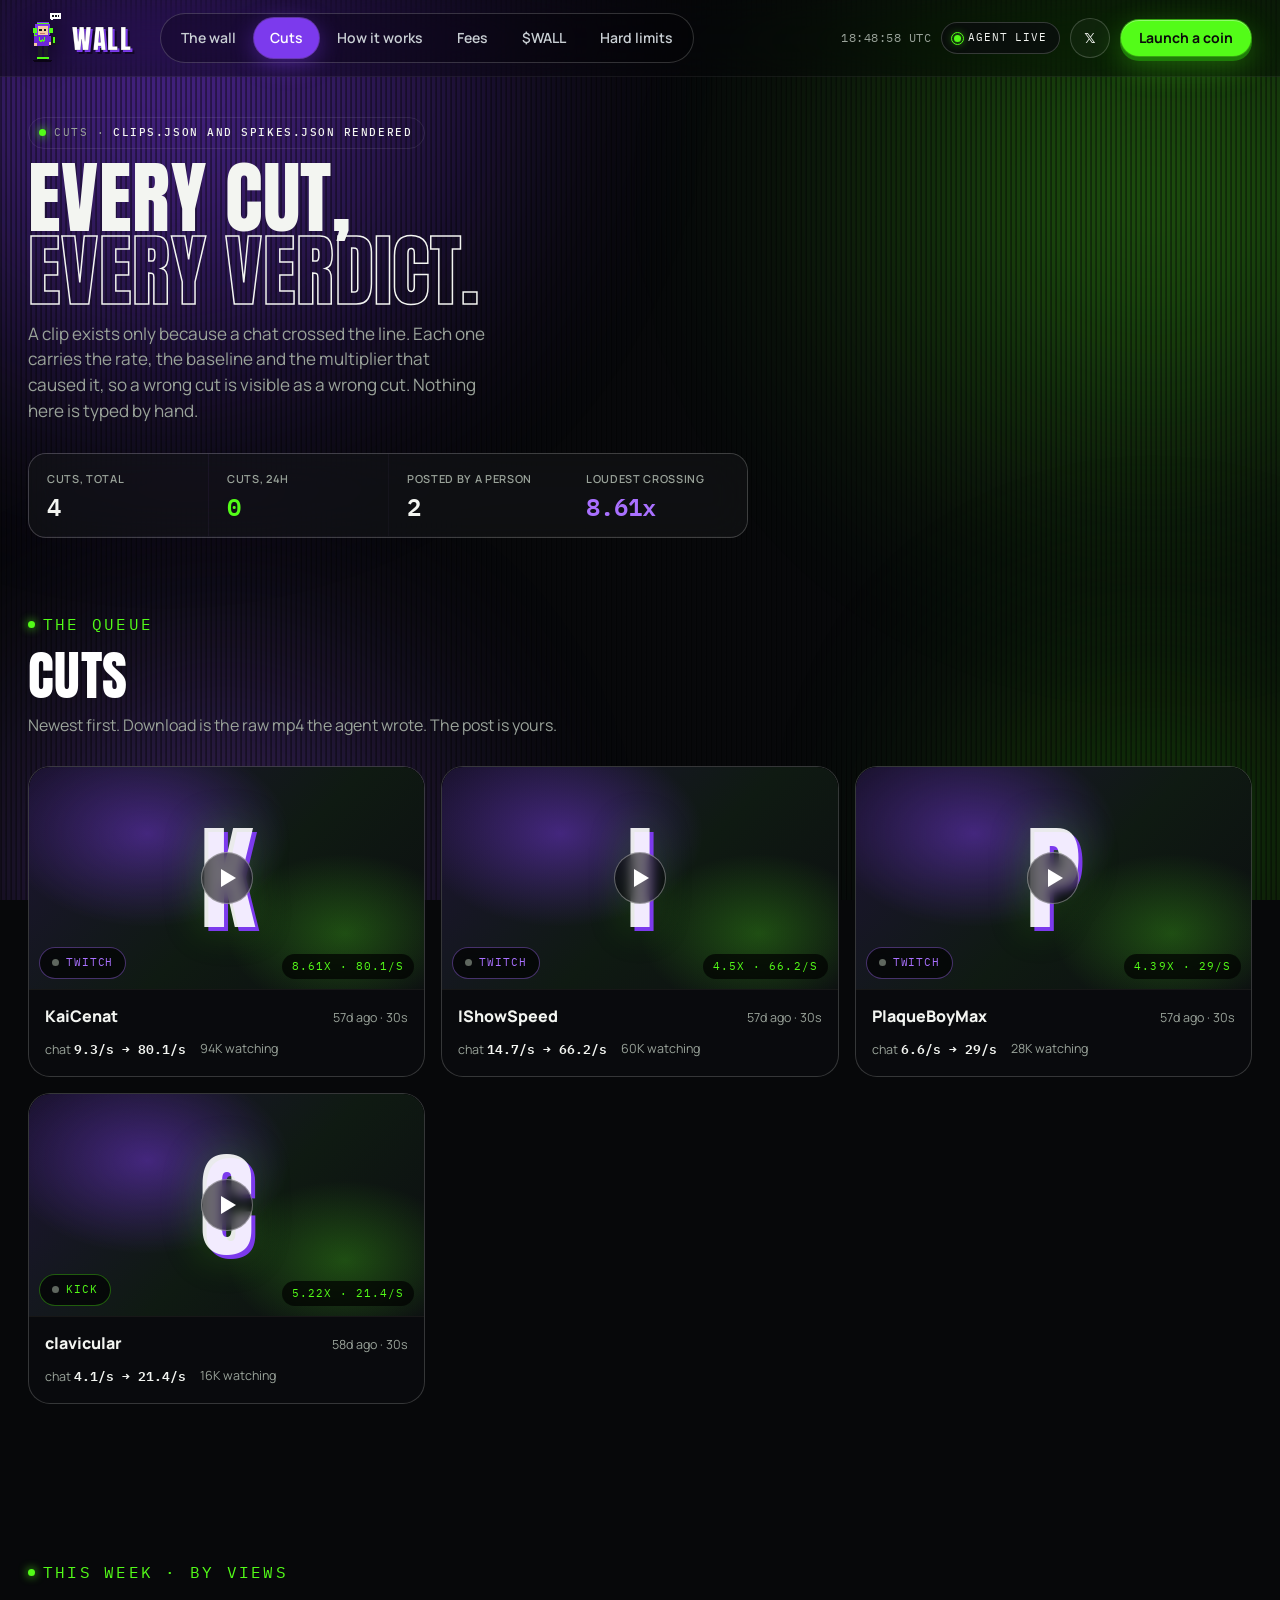
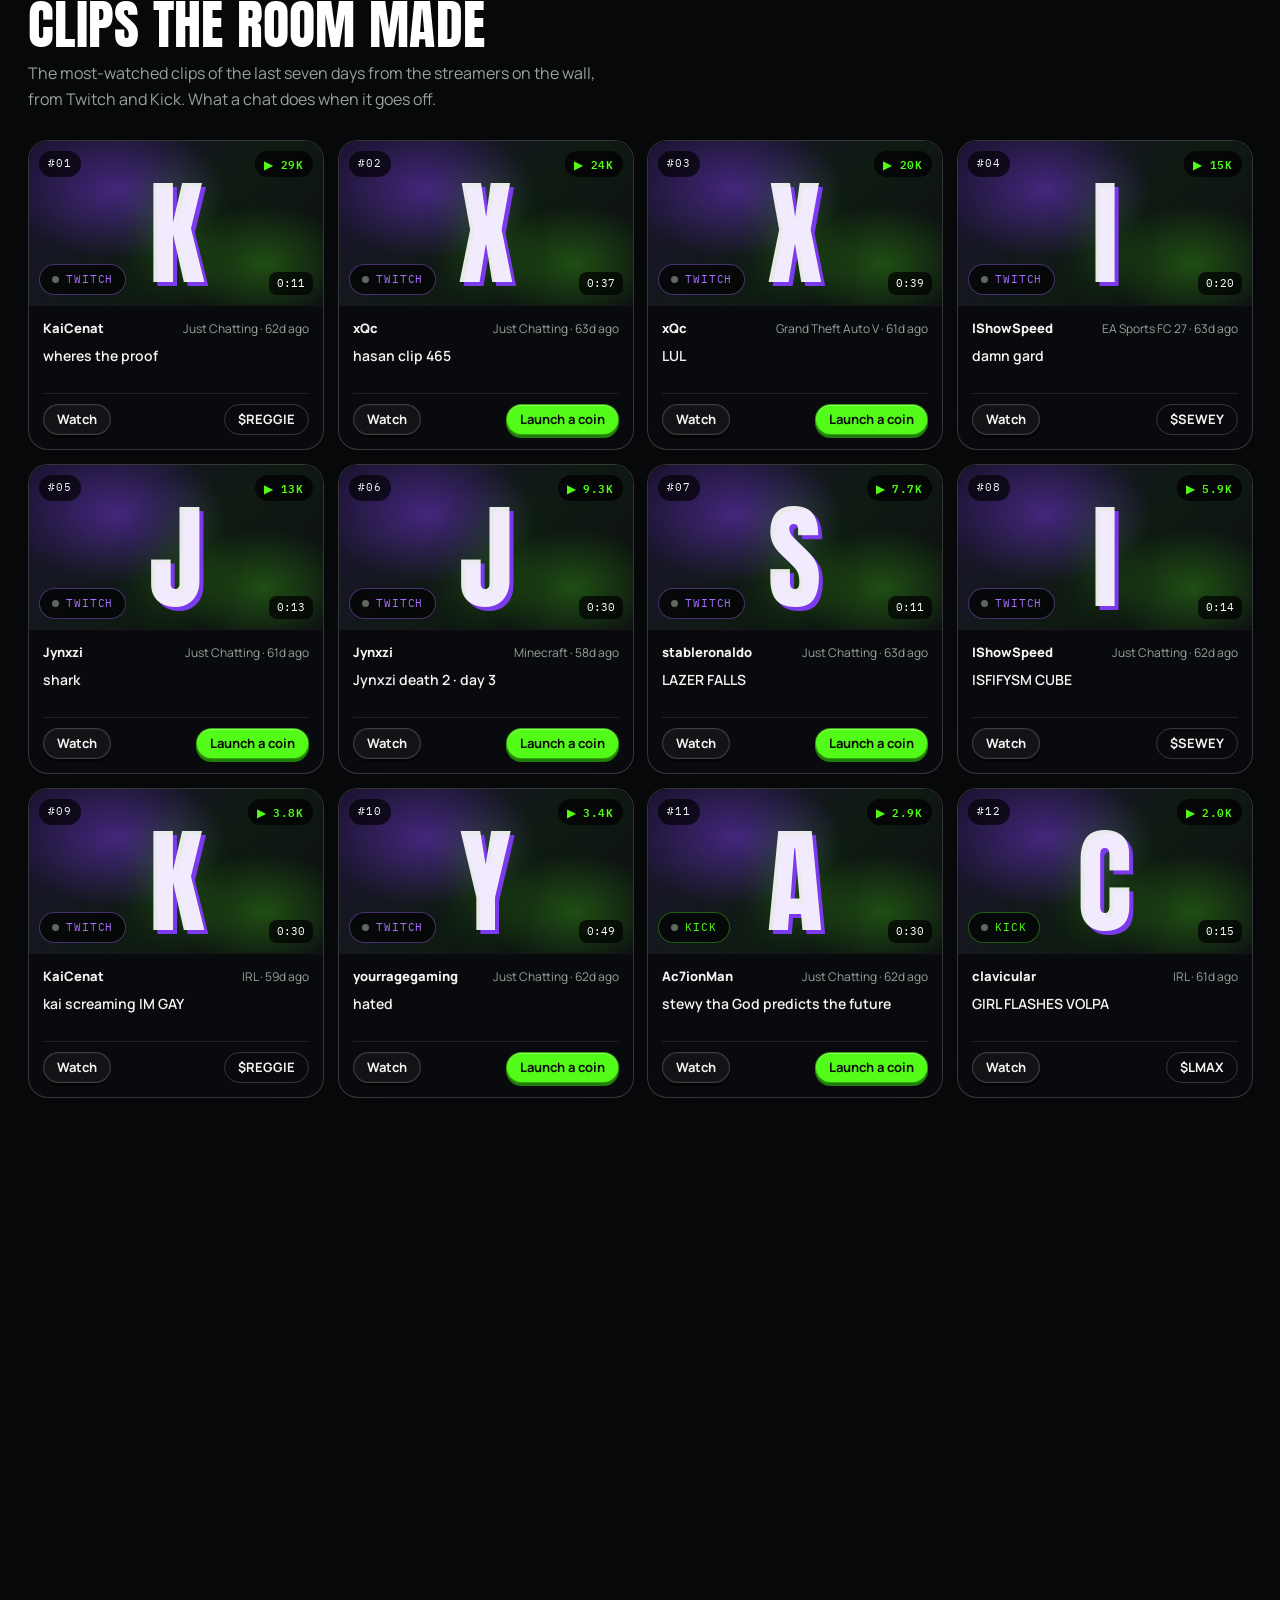
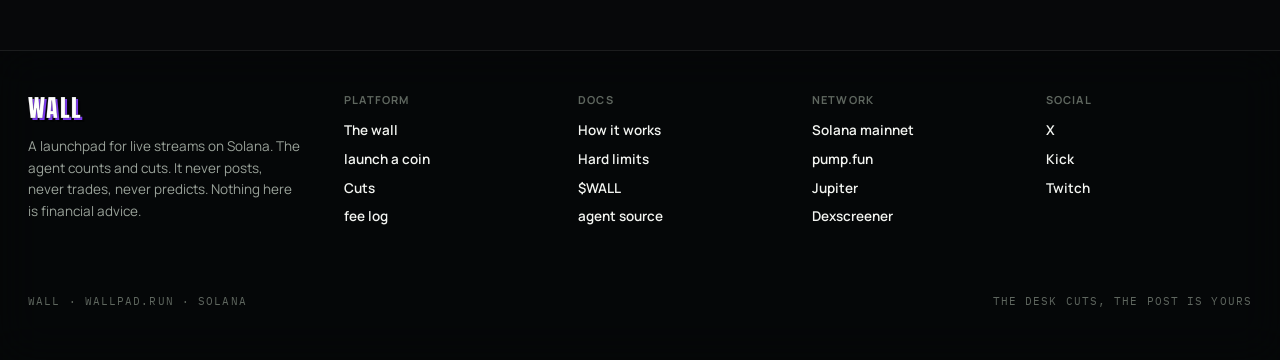
<file: site/cuts.html>
<!doctype html>
<html lang="en" class="js">
<head>
<meta charset="utf-8">
<meta name="viewport" content="width=device-width,initial-scale=1">
<title>WALL — every cut, every verdict</title>
<meta name="description" content="Every clip the agent cut, with the chat numbers that caused it, and every verdict from the rule.">
<meta property="og:image" content="https://wallpad.run/assets/og.jpg">
<link rel="icon" href="assets/favicon.svg" type="image/svg+xml">
<link rel="preconnect" href="https://fonts.googleapis.com"><link rel="preconnect" href="https://fonts.gstatic.com" crossorigin>
<link rel="stylesheet" href="https://fonts.googleapis.com/css2?family=Anton&family=Manrope:wght@400;500;600;700;800&family=IBM+Plex+Mono:wght@400;500;600&display=swap">
<link rel="stylesheet" href="assets/wall.css">
</head>
<body>
<div class="bg" aria-hidden="true"><i class="p1"></i><i class="p2"></i><i class="g1"></i><i class="g2"></i></div><div class="spot" aria-hidden="true"></div>
<div class="rail"><div class="wrap">
  <a class="brand" href="index.html"><span class="lg"></span><span class="wm" data-t="WALL">WALL</span></a>
  <nav><a href="index.html#board">The wall</a><a class="on" href="cuts.html">Cuts</a><a href="index.html#how">How it works</a><a href="fees.html">Fees</a><a href="index.html#token">$WALL</a><a href="index.html#never">Hard limits</a></nav>
  <div class="right"><span class="clock">--:--:-- UTC</span><span id="agent" class="chip off"><i></i>agent</span><a class="xlink" href="#" target="_blank" rel="noopener" title="WALL on X">𝕏</a><a class="btn fill" href="launch.html">Launch a coin</a></div>
</div></div>

<header class="hero sub" style="padding-bottom:28px"><div class="wrap" style="grid-template-columns:1fr">
  <div>
    <p class="eyebrow">cuts · <b>clips.json and spikes.json rendered</b></p>
    <h1 class="disp" style="max-width:18ch"><span>Every cut,</span><span class="outline">every verdict.</span></h1>
    <p class="lead">A clip exists only because a chat crossed the line. Each one carries the rate, the baseline and the multiplier that caused it, so a wrong cut is visible as a wrong cut. Nothing here is typed by hand.</p>
    <div class="stats" style="max-width:720px">
      <div class="stat"><div class="l">cuts, total</div><div class="v num" id="c-total">–</div></div>
      <div class="stat"><div class="l">cuts, 24h</div><div class="v num k" id="c-day">–</div></div>
      <div class="stat"><div class="l">posted by a person</div><div class="v num" id="c-posted">–</div></div>
      <div class="stat"><div class="l">loudest crossing</div><div class="v num t" id="c-max">–</div></div>
    </div>
  </div>
</div></header>

<section style="border-top:0;padding-top:34px"><div class="wrap">
  <div class="sechead"><div><p class="eyebrow">the queue</p><h2 class="disp">Cuts</h2><p>Newest first. Download is the raw mp4 the agent wrote. The post is yours.</p></div></div>
  <div class="wall list" id="clips"><div class="empty">loading…</div></div>
</div></section>

<section><div class="wrap">
  <div class="sechead"><div><p class="eyebrow">this week · by views</p><h2 class="disp">Clips the room made</h2><p>The most-watched clips of the last seven days from the streamers on the wall, from Twitch and Kick. What a chat does when it goes off.</p></div></div>
  <div class="trend" id="trending"><div class="empty">loading the week…</div></div>
</div></section>
<section><div class="wrap">
  <div class="sechead"><div><p class="eyebrow">the log</p><h2 class="disp">Verdicts</h2><p>Every time a chat crossed the line, with the numbers. Replay the chat with the rule and you get the same lines.</p></div></div>
  <pre class="term" id="spikes"><span class="c"># spikes.json</span></pre>
</div></section>

<footer><div class="wrap">
  <div><div class="brand"><span class="wm" data-t="WALL">WALL</span></div><p style="margin:0;max-width:34ch">A launchpad for live streams on Solana. The agent counts and cuts. It never posts, never trades, never predicts. Nothing here is financial advice.</p></div>
  <div><h4>platform</h4><a href="index.html#board">The wall</a><a href="launch.html">launch a coin</a><a href="cuts.html">Cuts</a><a href="fees.html">fee log</a></div>
  <div><h4>docs</h4><a href="index.html#how">How it works</a><a href="index.html#never">Hard limits</a><a href="index.html#token">$WALL</a><a href="https://github.com/wallpadSOL/wall" target="_blank" rel="noopener">agent source</a></div>
  <div><h4>network</h4><a href="https://solana.com" target="_blank" rel="noopener">Solana mainnet</a><a href="https://pump.fun" target="_blank" rel="noopener">pump.fun</a><a href="https://jup.ag" target="_blank" rel="noopener">Jupiter</a><a href="https://dexscreener.com" target="_blank" rel="noopener">Dexscreener</a></div>
  <div><h4>social</h4><a class="xlink2" href="#" target="_blank" rel="noopener">X</a><a href="https://kick.com" target="_blank" rel="noopener">Kick</a><a href="https://twitch.tv" target="_blank" rel="noopener">Twitch</a></div>
  <div class="fine"><span>wall · wallpad.run · solana</span><span>the desk cuts, the post is yours</span></div>
</div></footer>
<script src="assets/wall.js"></script>
<script>
(async function () {
  const $ = s => document.querySelector(s);
  WALL.clock(); document.querySelectorAll('a.xlink2').forEach(a => a.href = WALL.X_URL);
  try { WALL.health(await WALL.get('state.json')); } catch (e) { WALL.health(null); }
  let clips = [];
  try { clips = await WALL.get('clips.json'); } catch (e) {}
  $('#c-total').textContent = clips.length;
  $('#c-day').textContent = clips.filter(c => c.ts > Date.now()/1000 - 86400).length;
  $('#c-posted').textContent = clips.filter(c => c.posted).length;
  $('#c-max').textContent = clips.length ? Math.max(...clips.map(c => c.multiplier)) + 'x' : '–';
  WALL.renderClips(true); WALL.renderSpikes(200); WALL.renderTrending();
  setInterval(() => { WALL.renderClips(true); WALL.renderSpikes(200); }, 20000);
})();
</script>
</body>
</html>
</file>
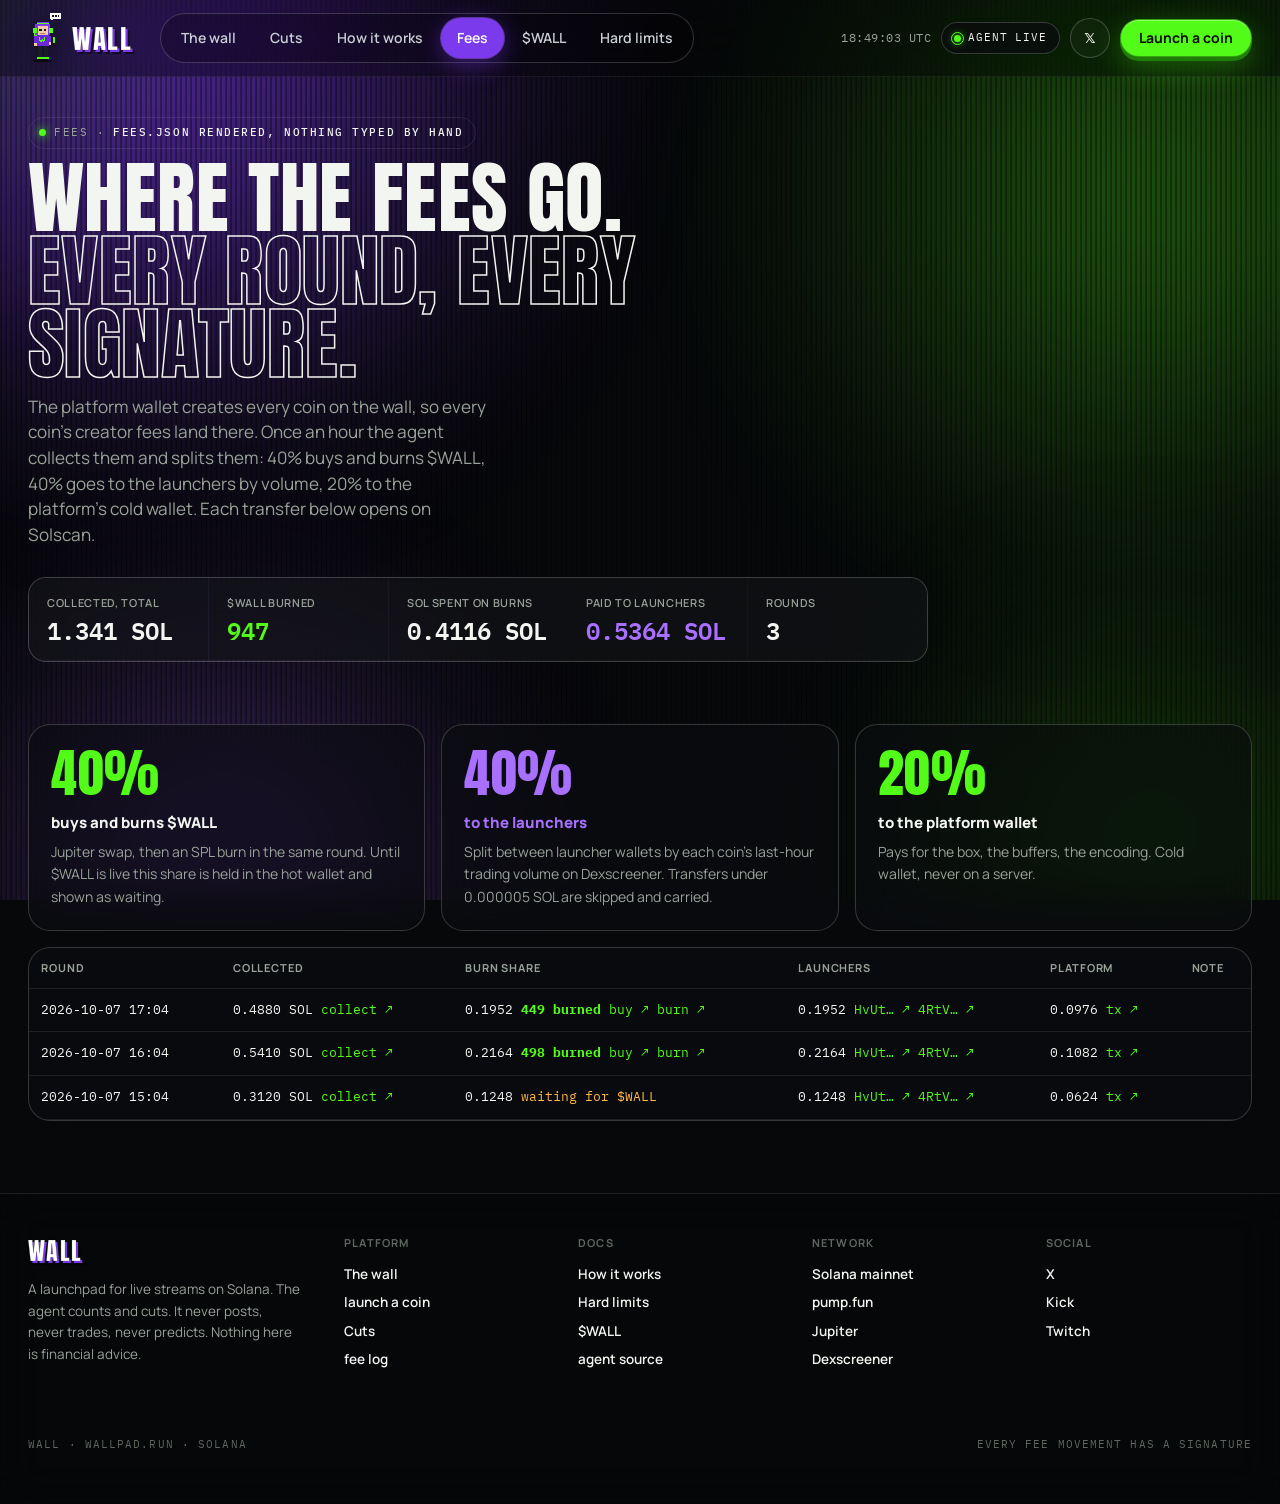
<file: site/fees.html>
<!doctype html>
<html lang="en" class="js">
<head>
<meta charset="utf-8">
<meta name="viewport" content="width=device-width,initial-scale=1">
<title>WALL — where the fees go</title>
<meta name="description" content="Every fee round on the wall: collected, burned, paid to launchers, paid to the platform. Every movement has a signature.">
<meta property="og:image" content="https://wallpad.run/assets/og.jpg">
<link rel="icon" href="assets/favicon.svg" type="image/svg+xml">
<link rel="preconnect" href="https://fonts.googleapis.com"><link rel="preconnect" href="https://fonts.gstatic.com" crossorigin>
<link rel="stylesheet" href="https://fonts.googleapis.com/css2?family=Anton&family=Manrope:wght@400;500;600;700;800&family=IBM+Plex+Mono:wght@400;500;600&display=swap">
<link rel="stylesheet" href="assets/wall.css">
</head>
<body>
<div class="bg" aria-hidden="true"><i class="p1"></i><i class="p2"></i><i class="g1"></i><i class="g2"></i></div><div class="spot" aria-hidden="true"></div>
<div class="rail"><div class="wrap">
  <a class="brand" href="index.html"><span class="lg"></span><span class="wm" data-t="WALL">WALL</span></a>
  <nav><a href="index.html#board">The wall</a><a href="cuts.html">Cuts</a><a href="index.html#how">How it works</a><a class="on" href="fees.html">Fees</a><a href="index.html#token">$WALL</a><a href="index.html#never">Hard limits</a></nav>
  <div class="right"><span class="clock">--:--:-- UTC</span><span id="agent" class="chip off"><i></i>agent</span><a class="xlink" href="#" target="_blank" rel="noopener" title="WALL on X">𝕏</a><a class="btn fill" href="launch.html">Launch a coin</a></div>
</div></div>

<header class="hero sub" style="padding-bottom:28px"><div class="wrap" style="grid-template-columns:1fr">
  <div>
    <p class="eyebrow">fees · <b>fees.json rendered, nothing typed by hand</b></p>
    <h1 class="disp" style="max-width:18ch"><span>Where the fees go.</span><span class="outline">Every round, every signature.</span></h1>
    <p class="lead">The platform wallet creates every coin on the wall, so every coin's creator fees land there. Once an hour the agent collects them and splits them: 40% buys and burns $WALL, 40% goes to the launchers by volume, 20% to the platform's cold wallet. Each transfer below opens on Solscan.</p>
    <div class="stats" style="max-width:900px">
      <div class="stat"><div class="l">collected, total</div><div class="v num" id="t-col">–</div></div>
      <div class="stat"><div class="l">$WALL burned</div><div class="v num k" id="t-tok">–</div></div>
      <div class="stat"><div class="l">sol spent on burns</div><div class="v num" id="t-burn">–</div></div>
      <div class="stat"><div class="l">paid to launchers</div><div class="v num t" id="t-launch">–</div></div>
      <div class="stat"><div class="l">rounds</div><div class="v num" id="t-rounds">–</div></div>
    </div>
  </div>
</div></header>

<section style="border-top:0;padding-top:34px"><div class="wrap">
  <div class="cols" style="margin-bottom:16px">
    <div class="box"><div class="n">40%</div><h3>buys and burns $WALL</h3><p>Jupiter swap, then an SPL burn in the same round. Until $WALL is live this share is held in the hot wallet and shown as waiting.</p></div>
    <div class="box t"><div class="n">40%</div><h3>to the launchers</h3><p>Split between launcher wallets by each coin's last-hour trading volume on Dexscreener. Transfers under 0.000005 SOL are skipped and carried.</p></div>
    <div class="box"><div class="n">20%</div><h3>to the platform wallet</h3><p>Pays for the box, the buffers, the encoding. Cold wallet, never on a server.</p></div>
  </div>
  <div class="tbl"><table id="tbl"><thead><tr><th>round</th><th>collected</th><th>burn share</th><th>launchers</th><th>platform</th><th>note</th></tr></thead><tbody><tr><td colspan="6" class="d">loading fees.json…</td></tr></tbody></table></div>
</div></section>

<footer><div class="wrap">
  <div><div class="brand"><span class="wm" data-t="WALL">WALL</span></div><p style="margin:0;max-width:34ch">A launchpad for live streams on Solana. The agent counts and cuts. It never posts, never trades, never predicts. Nothing here is financial advice.</p></div>
  <div><h4>platform</h4><a href="index.html#board">The wall</a><a href="launch.html">launch a coin</a><a href="cuts.html">Cuts</a><a href="fees.html">fee log</a></div>
  <div><h4>docs</h4><a href="index.html#how">How it works</a><a href="index.html#never">Hard limits</a><a href="index.html#token">$WALL</a><a href="https://github.com/wallpadSOL/wall" target="_blank" rel="noopener">agent source</a></div>
  <div><h4>network</h4><a href="https://solana.com" target="_blank" rel="noopener">Solana mainnet</a><a href="https://pump.fun" target="_blank" rel="noopener">pump.fun</a><a href="https://jup.ag" target="_blank" rel="noopener">Jupiter</a><a href="https://dexscreener.com" target="_blank" rel="noopener">Dexscreener</a></div>
  <div><h4>social</h4><a class="xlink2" href="#" target="_blank" rel="noopener">X</a><a href="https://kick.com" target="_blank" rel="noopener">Kick</a><a href="https://twitch.tv" target="_blank" rel="noopener">Twitch</a></div>
  <div class="fine"><span>wall · wallpad.run · solana</span><span>every fee movement has a signature</span></div>
</div></footer>
<script src="assets/wall.js"></script>
<script>
(async function () {
  const $ = s => document.querySelector(s);
  WALL.clock(); document.querySelectorAll('a.xlink2').forEach(a => a.href = WALL.X_URL);
  try { WALL.health(await WALL.get('state.json')); } catch (e) { WALL.health(null); }
  let rounds = [];
  try { rounds = await WALL.get('fees.json'); } catch (e) {}
  let col = 0, burn = 0, paid = 0, tok = 0;
  const rows = rounds.slice().reverse().map(r => {
    col += r.collected || 0;
    const b = r.burn || {}; const bl = (r.split && r.split.burn) || 0;
    if (b.burn_sig) { burn += bl; tok += b.tokens_raw || 0; }
    const l = (r.launchers || []).filter(x => x.sig); paid += l.reduce((a, x) => a + x.lamports, 0);
    return `<tr>
      <td class="num">${new Date(r.ts * 1000).toISOString().replace('T', ' ').slice(0, 16)}${r.dry_run ? ' <span class="a">dry run</span>' : ''}</td>
      <td class="num">${WALL.sol(r.collected || 0)} SOL ${WALL.tx(r.collect_sig, 'collect')}</td>
      <td class="num">${WALL.sol(bl)} ${b.held ? '<span class="a">waiting for $WALL</span>' : b.burn_sig ? `<b class="k">${WALL.tok(b.tokens_raw)} burned</b> ${WALL.tx(b.buy_sig, 'buy')} ${WALL.tx(b.burn_sig, 'burn')}` : b.error ? `<span class="r">${WALL.esc(b.error)}</span>` : ''}</td>
      <td class="num">${WALL.sol((r.split && r.split.launchers) || 0)} ${l.map(x => WALL.tx(x.sig, x.to.slice(0, 4) + '…')).join(' ')}</td>
      <td class="num">${WALL.sol((r.split && r.split.platform) || 0)} ${r.platform ? WALL.tx(r.platform.sig) : ''}</td>
      <td class="d">${WALL.esc(r.note || '')}</td></tr>`;
  });
  $('#tbl tbody').innerHTML = rows.length ? rows.join('') : `<tr><td colspan="6" class="d">no rounds yet. the first one runs an hour after the first coin trades.</td></tr>`;
  $('#t-col').textContent = WALL.sol(col) + ' SOL'; $('#t-burn').textContent = WALL.sol(burn) + ' SOL'; $('#t-tok').textContent = WALL.tok(tok);
  $('#t-launch').textContent = WALL.sol(paid) + ' SOL'; $('#t-rounds').textContent = rounds.length;
})();
</script>
</body>
</html>
</file>
<file: site/assets/wall.css>
/* WALL — the site. Dark, one accent (Kick green), data in mono, everything else in a clean sans. */
:root{
  --bg:#07080a;--bg2:#050607;--panel:rgba(12,13,16,.66);--panel2:rgba(22,24,28,.7);--rule:rgba(255,255,255,.09);--rule2:rgba(255,255,255,.18);
  --glass:blur(22px) saturate(140%);--purple:#7c3aed;--purple2:#9d5cff;
  --txt:#f3f5f1;--dim:#9aa39a;--dim2:#5f675f;
  --kick:#53fc18;--kick2:#8dff5e;--twitch:#a970ff;--red:#ff4d5e;--amber:#ffb84a;
  --mono:'IBM Plex Mono',ui-monospace,Menlo,monospace;--sans:'Manrope',system-ui,-apple-system,'Segoe UI',sans-serif;--disp:'Anton','Archivo Black',Impact,sans-serif;
  --r:16px;--r2:12px;
  color-scheme:dark;
}
*{box-sizing:border-box}
html{scroll-behavior:smooth}
html{background:var(--bg)}
html,body{margin:0;color:var(--txt)}
body{font-family:var(--sans);font-size:15px;line-height:1.6;overflow-x:hidden;-webkit-font-smoothing:antialiased;background:transparent;position:relative}
/* the backdrop: purple on the left, green on the right, slow drift, ribbed texture on top */
.bg{position:fixed;inset:0;z-index:-1;overflow:hidden;pointer-events:none;background:#07080a}
.bg i{position:absolute;border-radius:50%;filter:blur(90px);opacity:.9;will-change:transform;display:block}
.bg .p1{width:70vw;height:70vw;max-width:1100px;max-height:1100px;left:-22vw;top:-30vw;background:radial-gradient(circle,rgba(124,58,237,.75),rgba(124,58,237,.25) 45%,transparent 70%);animation:driftA 22s ease-in-out infinite alternate}
.bg .p2{width:55vw;height:55vw;max-width:900px;max-height:900px;left:-10vw;bottom:-25vw;background:radial-gradient(circle,rgba(157,92,255,.45),transparent 65%);animation:driftB 28s ease-in-out infinite alternate}
.bg .g1{width:70vw;height:70vw;max-width:1100px;max-height:1100px;right:-25vw;top:-20vw;background:radial-gradient(circle,rgba(83,252,24,.42),rgba(83,252,24,.12) 45%,transparent 70%);animation:driftC 26s ease-in-out infinite alternate}
.bg .g2{width:50vw;height:50vw;max-width:800px;max-height:800px;right:-15vw;bottom:-20vw;background:radial-gradient(circle,rgba(61,204,0,.35),transparent 65%);animation:driftA 31s ease-in-out infinite alternate-reverse}
.bg::before{content:"";position:absolute;inset:0;background:radial-gradient(55% 45% at 50% 40%,rgba(7,8,10,.35),rgba(7,8,10,.0) 100%)}
.bg::after{content:"";position:absolute;inset:0;background:repeating-linear-gradient(90deg,rgba(0,0,0,.42) 0 2px,transparent 2px 5px),repeating-linear-gradient(90deg,rgba(255,255,255,.035) 0 1px,transparent 1px 5px);opacity:.9}
@keyframes driftA{0%{transform:translate3d(0,0,0) scale(1)}100%{transform:translate3d(9vw,7vw,0) scale(1.12)}}
@keyframes driftB{0%{transform:translate3d(0,0,0) scale(1.05)}100%{transform:translate3d(12vw,-9vw,0) scale(.95)}}
@keyframes driftC{0%{transform:translate3d(0,0,0) scale(1)}100%{transform:translate3d(-10vw,9vw,0) scale(1.15)}}
@media (prefers-reduced-motion:reduce){.bg i{animation:none}}
a{color:var(--kick);text-decoration:none}a:hover{text-decoration:underline}
img{max-width:100%}
.wrap{max-width:1280px;margin:0 auto;padding-inline:28px}
.k{color:var(--kick)}.t{color:var(--twitch)}.r{color:var(--red)}.d{color:var(--dim)}.a{color:var(--amber)}
.num{font-family:var(--mono);font-variant-numeric:tabular-nums}
.eyebrow{display:inline-flex;align-items:center;gap:8px;font-family:var(--mono);font-size:11px;letter-spacing:.14em;text-transform:uppercase;color:var(--dim);margin:0 0 18px;border:1px solid var(--rule);border-radius:999px;padding:6px 12px 6px 10px}
.eyebrow::before{content:"";width:7px;height:7px;border-radius:50%;background:var(--kick);box-shadow:0 0 10px var(--kick)}
.eyebrow b{color:var(--txt);font-weight:500}
.disp{font-family:var(--disp);font-weight:400;text-transform:uppercase;letter-spacing:.005em;line-height:.92;text-wrap:balance}
.outline{color:transparent;-webkit-text-stroke:1.5px var(--txt)}
/* rail */
.rail{position:sticky;top:env(safe-area-inset-top,0px);z-index:50;background:rgba(7,8,10,.45);backdrop-filter:var(--glass);-webkit-backdrop-filter:var(--glass);border-bottom:1px solid rgba(255,255,255,.06)}
.rail .wrap{display:flex;align-items:center;gap:28px;height:76px;transition:height .25s}
.rail.scrolled .wrap{height:64px}
.rail.scrolled{background:rgba(7,8,10,.7)}
.rail .brand{font-family:var(--disp);color:var(--txt);display:flex;align-items:center;gap:12px;text-transform:uppercase;flex:none}
.rail .brand:hover{text-decoration:none}
.rail .brand .lg{display:block;width:32px;height:50px;flex:none;filter:drop-shadow(0 6px 10px rgba(0,0,0,.5))}
.rail .brand .lg svg{display:block;width:100%;height:100%;overflow:visible}
/* the wordmark: a sticker. white, purple hard shadow, a shine that sweeps across every few seconds */
.wm{position:relative;display:inline-block;font-family:var(--disp);font-size:27px;line-height:1;letter-spacing:.06em;color:#fff;text-shadow:2px 2px 0 var(--purple),4px 4px 0 rgba(0,0,0,.45);-webkit-text-stroke:.5px rgba(0,0,0,.35)}
.wm::after{content:attr(data-t);position:absolute;inset:0;color:transparent;-webkit-text-fill-color:transparent;text-shadow:none;-webkit-text-stroke:0;background:linear-gradient(110deg,transparent 38%,rgba(255,255,255,.95) 50%,transparent 62%);background-size:200% 100%;background-position:120% 0;-webkit-background-clip:text;background-clip:text;animation:wmshine 6s linear infinite;pointer-events:none}
@keyframes wmshine{0%{background-position:120% 0}35%,100%{background-position:-120% 0}}
.rail nav{display:flex;gap:2px;font-size:14px;font-weight:600;border:1px solid var(--rule2);border-radius:999px;padding:4px;background:rgba(0,0,0,.25)}
.rail nav a{color:#c9cfd4;padding:9px 16px;border-radius:999px;transition:background .15s,color .15s}
.rail nav a:hover{color:var(--txt);text-decoration:none;background:rgba(255,255,255,.06)}
.rail nav a.on{color:#fff;background:var(--purple);box-shadow:0 0 0 1px rgba(157,92,255,.5),0 6px 24px rgba(124,58,237,.45);animation:navglow 3s ease-in-out infinite}
@keyframes navglow{50%{box-shadow:0 0 0 1px rgba(157,92,255,.7),0 6px 34px rgba(124,58,237,.8)}}
.rail .right{margin-left:auto;display:flex;gap:10px;align-items:center;font-size:12px;color:var(--dim)}
.rail .right .clock{display:none;font-family:var(--mono);font-size:12px;letter-spacing:.04em}
@media (min-width:1100px){.rail .right .clock{display:inline}}
.chip{display:inline-flex;align-items:center;gap:7px;border:1px solid var(--rule2);border-radius:999px;padding:6px 12px;background:rgba(0,0,0,.3);backdrop-filter:blur(8px);font-family:var(--mono);font-size:11px;letter-spacing:.08em;text-transform:uppercase;white-space:nowrap;color:var(--dim)}
.chip i{width:7px;height:7px;border-radius:50%;background:var(--dim2);display:inline-block}
.chip.live{color:var(--txt)}.chip.live i{background:var(--kick);box-shadow:0 0 10px var(--kick);animation:pulse 1.6s ease-in-out infinite}
.chip.stale i{background:var(--amber)}
.chip.off i{background:var(--red)}
@keyframes pulse{0%,100%{opacity:1}50%{opacity:.35}}
.xlink{display:inline-flex;align-items:center;justify-content:center;width:40px;height:40px;border-radius:50%;border:1px solid var(--rule2);color:var(--txt);font-weight:700;font-size:14px;background:rgba(255,255,255,.03)}
.xlink:hover{text-decoration:none;border-color:var(--txt)}
/* buttons */
.btn{position:relative;overflow:hidden;display:inline-flex;align-items:center;justify-content:center;gap:8px;border:1px solid var(--rule2);color:var(--txt);padding:11px 18px;border-radius:999px;font-family:var(--sans);font-size:14px;font-weight:700;white-space:nowrap;background:rgba(255,255,255,.04);cursor:pointer;line-height:1;transition:transform .12s,background .15s,border-color .15s,box-shadow .12s;box-shadow:inset 0 0 0 1px rgba(255,255,255,.04),0 3px 0 rgba(0,0,0,.55)}
.btn:hover{background:rgba(255,255,255,.09);text-decoration:none;border-color:var(--txt);transform:translateY(-1px);box-shadow:inset 0 0 0 1px rgba(255,255,255,.06),0 4px 0 rgba(0,0,0,.55)}
.btn:active{transform:translateY(2px);box-shadow:0 1px 0 rgba(0,0,0,.55)}
.btn.fill{background:var(--kick);color:#0a0b0a;border-color:rgba(0,0,0,.35);box-shadow:inset 0 1px 0 rgba(255,255,255,.35),0 4px 0 #1e7e08,0 10px 30px rgba(83,252,24,.3)}
.btn.fill:hover{background:var(--kick2);border-color:rgba(0,0,0,.35);transform:translateY(-1px);box-shadow:inset 0 1px 0 rgba(255,255,255,.4),0 5px 0 #1e7e08,0 14px 40px rgba(83,252,24,.42)}
.btn.fill:active{transform:translateY(3px);box-shadow:inset 0 1px 0 rgba(255,255,255,.3),0 1px 0 #1e7e08,0 6px 20px rgba(83,252,24,.25)}
.btn.fill::after,.btn.purple::after{content:"";position:absolute;inset:-2px;background:linear-gradient(110deg,transparent 30%,rgba(255,255,255,.5) 50%,transparent 70%);transform:translateX(-130%);animation:sweep 4.5s ease-in-out infinite;pointer-events:none}
.btn.purple::after{animation-delay:1.3s}
@keyframes sweep{0%,55%{transform:translateX(-130%)}85%,100%{transform:translateX(130%)}}
.btn.ghost{background:transparent;box-shadow:none}
.btn.ghost:hover{box-shadow:none;transform:none}
.btn.purple{background:var(--purple);color:#fff;border-color:rgba(0,0,0,.35);box-shadow:inset 0 1px 0 rgba(255,255,255,.3),0 4px 0 #4c1ea8,0 10px 30px rgba(124,58,237,.45)}
.btn.purple:hover{background:var(--purple2);border-color:rgba(0,0,0,.35);transform:translateY(-1px);box-shadow:inset 0 1px 0 rgba(255,255,255,.35),0 5px 0 #4c1ea8,0 14px 40px rgba(124,58,237,.55)}
.btn.purple:active{transform:translateY(3px);box-shadow:inset 0 1px 0 rgba(255,255,255,.3),0 1px 0 #4c1ea8}
.btn.sm{padding:8px 13px;font-size:13px}
.btn.big{padding:17px 28px;font-size:16px}
.btn.link{border:0;background:transparent;padding-inline:6px;color:var(--txt);box-shadow:none}.btn.link:hover{background:transparent;color:var(--kick);box-shadow:none;transform:none}
.btn[disabled]{opacity:.45;cursor:not-allowed;transform:none}
/* hero */
.hero{padding-block:72px 40px}
.hero .wrap{display:grid;grid-template-columns:minmax(0,1fr) minmax(0,1fr);gap:48px;align-items:center}
.hero h1{font-size:clamp(50px,6.5vw,96px);margin:0 0 24px}
.hero h1 span{display:block}
.hero:not(.sub) h1 span{white-space:nowrap}
.hero.sub h1 span{white-space:normal}
.hero h1 .k{color:var(--kick);background:linear-gradient(100deg,#53fc18 0%,#d2ff8a 28%,#53fc18 42%,#53fc18 68%,#b48cff 80%,#53fc18 100%);background-size:300% 100%;-webkit-background-clip:text;background-clip:text;-webkit-text-fill-color:transparent;animation:sheen 9s linear infinite}
@keyframes sheen{to{background-position:300% 0}}
@media (prefers-reduced-motion:reduce){.hero h1 .k{animation:none}}
.hero .lead{max-width:48ch;color:var(--dim);font-size:19px;line-height:1.55;margin:0 0 30px}
.hero .lead b{color:var(--txt);font-weight:600}
.cta{display:flex;gap:14px;flex-wrap:wrap;align-items:center}
.stats{display:grid;grid-template-columns:repeat(auto-fit,minmax(130px,1fr));gap:1px;margin-top:30px;border:1px solid var(--rule2);background:rgba(255,255,255,.06);border-radius:18px;overflow:hidden;backdrop-filter:var(--glass);-webkit-backdrop-filter:var(--glass)}
.stat{padding:16px 18px;min-width:0;background:rgba(10,11,14,.55)}
.stat .l{font-size:11px;letter-spacing:.06em;color:var(--dim);text-transform:uppercase;font-weight:600;white-space:nowrap;overflow:hidden;text-overflow:ellipsis}
.stat .v{font-family:var(--mono);font-size:24px;font-weight:600;line-height:1.2;margin-top:4px;white-space:nowrap}
.hero-stats{grid-column:1/-1;margin-top:18px}
/* hero stage */
.stage{position:relative;min-width:0;padding:30px 0 40px}
.stage .glow{position:absolute;inset:0;background:radial-gradient(60% 55% at 60% 45%,rgba(83,252,24,.22),transparent 70%);filter:blur(10px);pointer-events:none}
.hcard{position:relative;margin:0 0 0 auto;width:min(100%,560px);background:rgba(10,11,14,.72);backdrop-filter:var(--glass);-webkit-backdrop-filter:var(--glass);border:1px solid rgba(255,255,255,.2);border-radius:26px;overflow:hidden;box-shadow:0 40px 90px rgba(0,0,0,.6),0 0 0 1px rgba(83,252,24,.18),0 0 90px rgba(83,252,24,.16)}
.hcard .frame{position:relative;display:block;aspect-ratio:16/9;background:#000;overflow:hidden}
.hcard .frame img{width:100%;height:100%;object-fit:cover;display:block}
.hcard .frame canvas{position:absolute;inset:0;width:100%;height:100%}
.hcard .frame .livetag{position:absolute;left:14px;top:14px;display:inline-flex;align-items:center;gap:7px;background:rgba(0,0,0,.65);backdrop-filter:blur(6px);border:1px solid rgba(255,255,255,.12);border-radius:999px;padding:6px 12px;font-family:var(--mono);font-size:11px;letter-spacing:.12em;text-transform:uppercase;color:#fff}
.hcard .frame .livetag i{width:7px;height:7px;border-radius:50%;background:var(--red);box-shadow:0 0 10px var(--red)}
.hcard .frame .plat{position:absolute;right:14px;top:14px}
.hcard .hbody{padding:18px 20px 20px;display:grid;gap:12px}
.hcard .name{display:flex;justify-content:space-between;align-items:baseline;gap:12px}
.hcard .name b{font-size:19px;font-weight:800}
.hcard .name span{color:var(--dim);font-size:13px;white-space:nowrap}
.hcard .title{color:var(--dim);font-size:13.5px;overflow:hidden;text-overflow:ellipsis;white-space:nowrap}
.hcard .bar{height:8px}
.widget{position:absolute;left:0;bottom:178px;background:rgba(10,11,14,.78);backdrop-filter:var(--glass);-webkit-backdrop-filter:var(--glass);border:1px solid rgba(255,255,255,.22);border-radius:20px;padding:14px 16px;min-width:230px;box-shadow:0 20px 50px rgba(0,0,0,.55)}
.widget .l{font-size:11px;letter-spacing:.06em;text-transform:uppercase;color:var(--dim);font-weight:700;display:flex;justify-content:space-between;gap:10px}
.widget .big{font-family:var(--mono);font-size:34px;font-weight:600;line-height:1.1;margin:6px 0 2px}
.widget .big small{font-size:12px;color:var(--dim);font-weight:400;margin-left:4px}
.widget .m{font-family:var(--mono);font-size:11.5px;color:var(--dim)}
.widget .m b{color:var(--txt)}
.widget .spark{width:100%;height:34px;margin-top:10px}
.pill{position:absolute;right:0;bottom:12px;display:inline-flex;align-items:center;gap:12px;background:rgba(10,11,14,.8);backdrop-filter:var(--glass);-webkit-backdrop-filter:var(--glass);border:1px solid rgba(255,255,255,.22);border-radius:999px;padding:12px 18px;font-size:13.5px;font-weight:600;box-shadow:0 20px 50px rgba(0,0,0,.55);white-space:nowrap}
.pill .sep{width:1px;height:16px;background:var(--rule2)}
.pill .tk{font-family:var(--mono);font-weight:600}
.pill .st{display:inline-flex;align-items:center;gap:7px;font-family:var(--mono);font-size:11px;letter-spacing:.12em;text-transform:uppercase}
.pill .st i{width:7px;height:7px;border-radius:50%;background:var(--kick);box-shadow:0 0 10px var(--kick)}
.pill .st.off i{background:var(--dim2);box-shadow:none}
.pill .d{font-weight:500}
/* live panel (kept for pages that use it) */
.live{border:1px solid var(--rule2);background:var(--panel);backdrop-filter:var(--glass);-webkit-backdrop-filter:var(--glass);min-width:0;border-radius:22px;overflow:hidden}
.live .head{display:flex;align-items:center;gap:10px;padding:12px 16px;border-bottom:1px solid var(--rule);font-size:12px;letter-spacing:.06em;text-transform:uppercase;color:var(--dim);font-weight:700}
.live .head b{color:var(--txt)}
.live .head .n{margin-left:auto;color:var(--kick)}
.live .row{display:grid;grid-template-columns:18px minmax(0,1fr) 92px auto;gap:12px;align-items:center;padding:10px 16px;border-bottom:1px solid var(--rule)}
.live .row:last-child{border-bottom:0}
.live .row .dot{width:8px;height:8px;border-radius:50%;background:var(--dim2)}
.live .row .dot.kick{background:var(--kick)}.live .row .dot.twitch{background:var(--twitch)}
.live .row .who{min-width:0}
.live .row .who b{display:block;font-weight:700;font-size:14px;overflow:hidden;text-overflow:ellipsis;white-space:nowrap}
.live .row .who span{display:block;color:var(--dim);font-size:12px;overflow:hidden;text-overflow:ellipsis;white-space:nowrap}
.live .row .r{text-align:right;font-size:15px;font-weight:600}
.live .row .r small{display:block;font-size:11px;color:var(--dim);font-weight:400}
.live .foot{padding:8px 16px;border-top:1px solid var(--rule);font-size:12px;color:var(--dim);display:flex;justify-content:space-between;gap:10px}
.spark{display:flex;align-items:flex-end;gap:2px;height:28px;width:92px}
.spark i{flex:1;background:var(--dim2);min-height:2px;border-radius:2px 2px 0 0}
.spark i.hi{background:var(--amber)}.spark i.sp{background:var(--kick);box-shadow:0 0 8px var(--kick)}
.badge{display:inline-block;padding:5px 10px;border-radius:999px;font-family:var(--mono);font-size:10.5px;letter-spacing:.12em;text-transform:uppercase;border:1px solid var(--rule2);color:var(--dim);white-space:nowrap;background:rgba(0,0,0,.5)}
.badge.SPIKE{background:var(--kick);color:#0a0b0a;border-color:var(--kick);font-weight:600;box-shadow:0 0 18px rgba(83,252,24,.5)}
.badge.WARM{color:var(--amber);border-color:rgba(255,184,74,.4)}
.badge.QUIET{color:var(--dim)}
.badge.WARMING{color:var(--dim2)}
.badge.OFF{color:var(--red);border-color:rgba(255,77,94,.4)}
/* sections */
section{padding-block:72px}
.sechead{display:flex;align-items:flex-end;justify-content:space-between;gap:20px;margin-bottom:28px;flex-wrap:wrap}
.sechead h2{margin:0;font-size:clamp(34px,4.2vw,58px)}
.sechead .eyebrow{margin-bottom:14px;border:0;padding:0;color:var(--kick)}
.sechead .more{backdrop-filter:var(--glass);background:rgba(0,0,0,.25)}
.sechead p{max-width:60ch;color:var(--dim);margin:12px 0 0;font-size:16px}
.sechead .more{font-size:14px;font-weight:700;color:var(--txt);border:1px solid var(--rule2);border-radius:999px;padding:10px 16px;white-space:nowrap}
.sechead .more:hover{text-decoration:none;border-color:var(--txt);background:rgba(255,255,255,.05)}
/* wall grid */
.wall{display:grid;grid-template-columns:repeat(auto-fill,minmax(296px,1fr));gap:16px}
.wall.one{grid-template-columns:minmax(0,440px)}
.card{background:var(--panel);backdrop-filter:var(--glass);-webkit-backdrop-filter:var(--glass);border:1px solid var(--rule2);border-radius:22px;min-width:0;position:relative;display:flex;flex-direction:column;overflow:hidden;transition:border-color .2s,transform .2s}
.card:hover{border-color:var(--rule2);transform:translateY(-2px)}
.card.spike{border-color:rgba(83,252,24,.7);box-shadow:0 0 0 1px rgba(83,252,24,.35),0 0 40px rgba(83,252,24,.18)}
.card.warm{border-color:rgba(255,184,74,.35)}
.card .thumb{position:relative;aspect-ratio:16/9;background:#000;overflow:hidden;border-bottom:1px solid var(--rule);display:block}
.card .thumb img{width:100%;height:100%;object-fit:cover;display:block;opacity:.9;transition:opacity .2s,transform .4s}
.card:hover .thumb img{opacity:1;transform:scale(1.03)}
.card .thumb .rank{position:absolute;left:10px;top:10px;font-family:var(--mono);font-size:11px;letter-spacing:.08em;background:rgba(0,0,0,.65);backdrop-filter:blur(6px);padding:4px 9px;border-radius:999px;color:var(--txt)}
.card .thumb .plat{position:absolute;left:10px;bottom:10px}
.card .thumb .state{position:absolute;right:10px;top:10px}
.card .thumb .clipped{position:absolute;right:10px;bottom:10px;background:rgba(0,0,0,.7);backdrop-filter:blur(6px);padding:4px 10px;border-radius:999px;font-family:var(--mono);font-size:10.5px;letter-spacing:.1em;text-transform:uppercase;color:var(--kick)}
.card .thumb .play{position:absolute;inset:0;display:grid;place-items:center;pointer-events:none}
.card .thumb .play i{width:52px;height:52px;border-radius:50%;background:rgba(0,0,0,.55);backdrop-filter:blur(6px);border:1px solid rgba(255,255,255,.35);display:grid;place-items:center}
.card .thumb .play i::after{content:"";border-left:15px solid #fff;border-top:9px solid transparent;border-bottom:9px solid transparent;margin-left:4px}
.chip.kick{color:var(--kick);border-color:rgba(83,252,24,.35);background:rgba(0,0,0,.65);backdrop-filter:blur(6px)}
.chip.twitch{color:var(--twitch);border-color:rgba(169,112,255,.4);background:rgba(0,0,0,.65);backdrop-filter:blur(6px)}
.card .body{padding:14px 16px 16px;display:grid;gap:10px}
.card .name{display:flex;justify-content:space-between;gap:10px;align-items:baseline;min-width:0}
.card .name b{font-size:16px;font-weight:800;overflow:hidden;text-overflow:ellipsis;white-space:nowrap}
.card .name span{color:var(--dim);font-size:12.5px;white-space:nowrap}
.card .title{color:var(--dim);font-size:13px;overflow:hidden;text-overflow:ellipsis;white-space:nowrap}
.rate{display:grid;grid-template-columns:minmax(0,1fr) auto;gap:10px;align-items:end}
.rate .big{font-family:var(--mono);font-size:32px;font-weight:600;line-height:1}
.rate .big small{font-size:11px;color:var(--dim);font-weight:400;margin-left:4px;font-family:var(--sans)}
.rate .meta{font-family:var(--mono);font-size:11px;color:var(--dim);display:flex;flex-wrap:wrap;gap:2px 12px;margin-top:6px}
.rate .meta b{font-weight:600;color:var(--txt)}
.bar{height:6px;background:var(--panel2);border-radius:999px;position:relative;overflow:hidden}
.bar b{position:absolute;left:0;top:0;bottom:0;background:var(--dim2);border-radius:999px;transition:width .6s}
.bar.warm b{background:var(--amber)}.bar.spike b{background:var(--kick);box-shadow:0 0 12px var(--kick)}
.bar i{position:absolute;top:-2px;bottom:-2px;width:2px;background:var(--twitch)}
.coin{display:flex;justify-content:space-between;align-items:center;gap:10px;border-top:1px solid var(--rule);padding-top:12px;font-size:13px;min-width:0}
.coin .tk{font-family:var(--mono);font-weight:600}
.coin .mc{color:var(--dim);font-size:12px}
.empty{border:1px dashed var(--rule2);border-radius:22px;background:rgba(0,0,0,.25);padding:36px;text-align:center;color:var(--dim)}
/* fresh cuts */
.fresh{display:grid;grid-template-columns:minmax(0,1.3fr) minmax(0,1fr);gap:16px}
.fresh .side{display:grid;grid-template-columns:1fr 1fr;gap:16px;align-content:start}
.fresh .card.feat .name b{font-size:19px}
.cutmeta{display:flex;gap:14px;flex-wrap:wrap;font-size:12.5px;color:var(--dim)}
.cutmeta b{color:var(--txt);font-weight:600;font-family:var(--mono)}
/* steps / loop */
.loop{display:grid;grid-template-columns:repeat(auto-fit,minmax(250px,1fr));gap:16px}
.step{background:var(--panel);backdrop-filter:var(--glass);-webkit-backdrop-filter:var(--glass);border:1px solid var(--rule2);border-radius:22px;padding:20px 20px 18px;min-width:0;position:relative}
.step .n{font-family:var(--mono);font-size:11px;letter-spacing:.14em;color:var(--kick);margin-bottom:14px}
.step pre{margin:0 0 16px;font-size:11.5px;line-height:1.3;color:var(--dim);white-space:pre;overflow:hidden;font-family:var(--mono);background:rgba(0,0,0,.4);border-radius:12px;padding:10px 12px}
.step h3{margin:0 0 6px;font-size:19px;font-weight:800;letter-spacing:-.01em}
.step p{margin:0 0 10px;color:var(--dim);font-size:14px}
.step .tags{font-family:var(--mono);font-size:11px;color:var(--dim2);letter-spacing:.04em}
/* terminal */
.term{background:rgba(5,6,7,.7);backdrop-filter:var(--glass);-webkit-backdrop-filter:var(--glass);border:1px solid var(--rule2);border-radius:22px;padding:18px 20px;font-size:12.5px;line-height:1.7;overflow-x:auto;white-space:pre;color:#cfd6cf;margin:0;font-family:var(--mono)}
.term .p{color:var(--kick)}.term .c{color:var(--dim)}.term .t{color:var(--twitch)}
/* boxes */
.cols{display:grid;grid-template-columns:repeat(auto-fit,minmax(240px,1fr));gap:16px}
.cols.three{grid-template-columns:repeat(auto-fit,minmax(300px,1fr))}
.box{background:var(--panel);backdrop-filter:var(--glass);-webkit-backdrop-filter:var(--glass);border:1px solid var(--rule2);border-radius:22px;padding:22px;min-width:0}
.box h3{margin:0 0 6px;font-size:15px;font-weight:800}
.box p{margin:0;color:var(--dim);font-size:14px}
.box .n{font-family:var(--disp);font-size:52px;color:var(--kick);line-height:1;margin-bottom:12px;letter-spacing:.01em}
.box.t .n{color:var(--twitch)}
.box.hard h3{font-size:17px;text-transform:uppercase;letter-spacing:.02em;font-family:var(--disp);font-weight:400;font-size:22px}
.box.hard h3::before{content:"✕ ";color:var(--red)}
/* burn panel */
.burn{border:1px solid var(--rule2);background:var(--panel);backdrop-filter:var(--glass);-webkit-backdrop-filter:var(--glass);border-radius:22px;margin-top:16px;overflow:hidden}
.burn .head{padding:20px 22px 0}
.burn .head h3{margin:0 0 6px;font-size:26px;font-weight:800;letter-spacing:-.01em}
.burn .head p{margin:0 0 16px;color:var(--dim);font-size:14px}
.burn .stats{margin:0 22px;grid-template-columns:repeat(auto-fit,minmax(150px,1fr))}
.burn .rows{padding:8px 22px 14px}
.burn .row{display:grid;grid-template-columns:70px minmax(0,1fr) auto auto;gap:14px;padding:10px 0;border-bottom:1px solid var(--rule);font-size:13px;align-items:center}
.burn .row:last-child{border-bottom:0}
.burn .row .ago{color:var(--dim);font-family:var(--mono);font-size:12px}
.burn .row .what b{font-weight:700}
.burn .row .sol{color:var(--dim);white-space:nowrap;font-family:var(--mono);font-size:12px}
.burn .row .tx{font-family:var(--mono);font-size:12px}
.burn .foot{padding:12px 22px 16px;border-top:1px solid var(--rule);font-size:13px}
/* token */
.token{display:grid;grid-template-columns:minmax(0,1fr) minmax(0,1fr);gap:16px}
.token .box ul{margin:8px 0 0;padding-left:18px;color:var(--dim);font-size:14px}
.token .box li{margin:6px 0}
.token .box li b{color:var(--txt)}
.mint{display:flex;gap:10px;align-items:center;flex-wrap:wrap;font-size:12px;margin-top:14px}
.mint code{background:var(--bg2);border:1px solid var(--rule);border-radius:10px;padding:8px 11px;word-break:break-all;font-size:12px;font-family:var(--mono)}
/* faq */
.faq details{border:1px solid var(--rule2);background:var(--panel);backdrop-filter:var(--glass);-webkit-backdrop-filter:var(--glass);border-radius:16px;margin-bottom:8px}
.faq summary{cursor:pointer;padding:16px 20px;font-weight:700;font-size:15px;list-style:none;display:flex;justify-content:space-between;gap:12px}
.faq summary::-webkit-details-marker{display:none}
.faq summary::after{content:"+";color:var(--kick);font-weight:400;font-size:20px;line-height:1}
.faq details[open] summary::after{content:"–"}
.faq details p{margin:0;padding:0 20px 18px;color:var(--dim);font-size:14px;max-width:72ch}
/* cta band */
.band{padding-block:40px 80px}
.band .in{border:1px solid rgba(255,255,255,.2);border-radius:32px;background:radial-gradient(70% 120% at 0% 50%,rgba(83,252,24,.18),transparent 60%),radial-gradient(60% 120% at 100% 50%,rgba(124,58,237,.22),transparent 60%),var(--panel);backdrop-filter:var(--glass);-webkit-backdrop-filter:var(--glass);padding:56px;display:grid;grid-template-columns:minmax(0,1fr) auto;gap:28px;align-items:center}
.band h2{margin:0 0 10px;font-size:clamp(40px,5.6vw,80px)}
.band p{margin:0;color:var(--dim);max-width:52ch;font-size:16px}
/* footer */
footer{border-top:1px solid var(--rule);padding-block:40px 50px;color:var(--dim);font-size:13.5px;background:rgba(5,6,7,.5);backdrop-filter:var(--glass);-webkit-backdrop-filter:var(--glass)}
footer .wrap{display:grid;grid-template-columns:minmax(0,1.4fr) repeat(4,minmax(0,1fr));gap:28px}
footer h4{margin:0 0 12px;font-size:11px;letter-spacing:.1em;text-transform:uppercase;color:var(--dim2);font-weight:700}
footer a{display:block;color:var(--txt);margin:7px 0;font-weight:600}
footer .brand{font-family:var(--disp);font-size:22px;color:var(--txt);margin-bottom:10px;letter-spacing:.04em}
footer .brand .wm{font-size:24px}
footer .brand b{color:var(--txt);font-weight:400}
footer .fine{margin-top:30px;font-family:var(--mono);font-size:11px;letter-spacing:.1em;text-transform:uppercase;color:var(--dim2);grid-column:1/-1;display:flex;justify-content:space-between;gap:12px;flex-wrap:wrap}
/* forms */
.form{display:grid;gap:16px}
.form label{display:grid;gap:7px;font-size:12px;letter-spacing:.04em;text-transform:uppercase;color:var(--dim);font-weight:700}
.form input,.form select,.form textarea{background:rgba(0,0,0,.35);border:1px solid var(--rule2);border-radius:14px;color:var(--txt);font-family:var(--sans);font-size:15px;padding:12px 14px;width:100%}
.form input:focus,.form select:focus,.form textarea:focus{outline:2px solid var(--kick);outline-offset:-1px;border-color:var(--kick)}
.form .two{display:grid;grid-template-columns:1fr 1fr;gap:14px}
.steps{counter-reset:s;display:grid;grid-template-columns:repeat(auto-fit,minmax(220px,1fr));gap:14px;margin:0 0 26px}
.steps div{position:relative;padding:18px 18px 18px 54px;background:var(--panel);backdrop-filter:var(--glass);-webkit-backdrop-filter:var(--glass);border:1px solid var(--rule2);border-radius:22px;font-size:14px;color:var(--dim)}
.steps div b{display:block;color:var(--txt);font-weight:800;font-size:16px;margin-bottom:4px}
.steps div::before{counter-increment:s;content:"0" counter(s);position:absolute;left:18px;top:18px;color:var(--kick);font-family:var(--mono);font-weight:600;font-size:13px}
.msg{padding:12px 14px;border:1px solid var(--rule2);border-radius:14px;background:var(--panel);backdrop-filter:var(--glass);font-size:14px;word-break:break-word}
.msg.err{border-color:var(--red);color:var(--red)}.msg.ok{border-color:var(--kick)}
.launch{display:grid;grid-template-columns:minmax(0,1fr) minmax(300px,380px);gap:32px;align-items:start}
.preview{position:sticky;top:90px}
.preview .wall.one{grid-template-columns:1fr}
.preview .pv{background:var(--panel);backdrop-filter:var(--glass);-webkit-backdrop-filter:var(--glass);border:1px solid var(--rule2);border-radius:22px;overflow:hidden}
.preview .pv .img{aspect-ratio:1;background:var(--panel2);display:grid;place-items:center;color:var(--dim2);overflow:hidden;border-bottom:1px solid var(--rule)}
.preview .pv .img img{width:100%;height:100%;object-fit:cover}
.preview .pv .b{padding:16px}
.preview .pv .b .tk{font-family:var(--disp);font-size:36px;line-height:1;word-break:break-all;letter-spacing:.02em}
.preview .pv .b .nm{color:var(--dim);margin-top:4px}
.preview .pv .b .st{margin-top:12px;font-size:13px;color:var(--dim);border-top:1px solid var(--rule);padding-top:12px}
.preview .pv .b .st b{color:var(--txt);font-weight:600}
/* tables */
table{border-collapse:collapse;width:100%;font-size:13px;min-width:640px}
th,td{text-align:left;padding:11px 12px;border-bottom:1px solid var(--rule);vertical-align:top}
th{font-size:11px;letter-spacing:.08em;text-transform:uppercase;color:var(--dim);font-weight:700}
.tbl{overflow-x:auto;border:1px solid var(--rule2);border-radius:22px;background:var(--panel);backdrop-filter:var(--glass);-webkit-backdrop-filter:var(--glass)}
/* responsive */
@media (max-width:980px){
  .hero .wrap{grid-template-columns:1fr}
  .hero{padding-block:48px 32px}
  .stage{padding:20px 0 30px}
  .hcard{margin:0 auto}
  .widget{left:0;bottom:170px}
  .fresh{grid-template-columns:1fr}
  .token{grid-template-columns:1fr}
  footer .wrap{grid-template-columns:1fr 1fr}
  .launch{grid-template-columns:1fr}.preview{position:static}
  .band .in{grid-template-columns:1fr;padding:34px}
}
@media (max-width:640px){
  .rail nav{display:none}
  .rail .wrap{height:62px;gap:10px}
  .rail .right{gap:8px}
  .rail .right .chip{display:none}
  .rail .right .btn{padding:9px 13px;font-size:13px}
  .wrap{padding-inline:16px}
  .hero{padding-block:36px 24px}
  .hero h1{font-size:clamp(50px,15vw,72px)}
  .hero .lead{font-size:16px}
  .stats{grid-template-columns:1fr 1fr}
  .stage{padding:10px 0 60px}
  .widget{left:0;bottom:-6px;min-width:0;padding:10px 12px}
  .widget .big{font-size:26px}
  .widget .spark{display:none}
  .pill{right:0;bottom:-6px;padding:10px 14px;font-size:12px;gap:8px}
  .pill .d{display:none}
  .fresh .side{grid-template-columns:1fr}
  .rate .big{font-size:28px}
  .live .row{grid-template-columns:14px minmax(0,1fr) 70px auto;gap:8px}
  .spark{width:70px}
  footer .wrap{grid-template-columns:1fr}
  .form .two{grid-template-columns:1fr}
  .burn .row{grid-template-columns:60px minmax(0,1fr);gap:4px 10px}
  .burn .row .sol,.burn .row .tx{grid-column:2}
  section{padding-block:52px}
}
@media (prefers-reduced-motion:reduce){.chip.live i{animation:none}.card:hover{transform:none}.btn.fill:hover{transform:none}}

/* no-art tile: a frame that never fails. gradient, a big initial, no grey camera icon ever */
.noart{display:block;width:100%;height:100%;position:relative;background:linear-gradient(135deg,#1d1335 0%,#0f1a12 55%,#0c0e11 100%)}
.noart::before{content:"";position:absolute;inset:0;background:radial-gradient(60% 70% at 30% 30%,rgba(124,58,237,.45),transparent 60%),radial-gradient(50% 60% at 80% 75%,rgba(83,252,24,.25),transparent 60%)}
.noart::after{content:attr(data-i);position:absolute;inset:0;display:grid;place-items:center;font-family:var(--disp);font-size:clamp(56px,9vw,120px);color:rgba(255,255,255,.9);text-shadow:4px 4px 0 var(--purple),0 0 40px rgba(83,252,24,.25)}
.card .thumb .noart,.hcard .frame .noart{position:absolute;inset:0}
/* the week's clips */
.trend{display:grid;grid-template-columns:repeat(auto-fill,minmax(250px,1fr));gap:14px}
.tcard{background:var(--panel);backdrop-filter:var(--glass);-webkit-backdrop-filter:var(--glass);border:1px solid var(--rule2);border-radius:20px;overflow:hidden;min-width:0;display:flex;flex-direction:column;transition:transform .35s cubic-bezier(.2,.7,.2,1),border-color .25s,box-shadow .35s;animation:cin .6s cubic-bezier(.2,.7,.2,1) both;animation-delay:calc(var(--i,0)*60ms)}
.tcard:hover{transform:translateY(-5px);border-color:rgba(255,255,255,.28);box-shadow:0 24px 50px rgba(0,0,0,.5)}
.tcard:nth-child(1){--i:0}.tcard:nth-child(2){--i:1}.tcard:nth-child(3){--i:2}.tcard:nth-child(4){--i:3}.tcard:nth-child(5){--i:4}.tcard:nth-child(6){--i:5}.tcard:nth-child(7){--i:6}.tcard:nth-child(8){--i:7}.tcard:nth-child(9){--i:8}.tcard:nth-child(10){--i:9}.tcard:nth-child(11){--i:10}.tcard:nth-child(12){--i:11}
.tcard .thumb{position:relative;display:block;aspect-ratio:16/9;background:#000;overflow:hidden;border-bottom:1px solid var(--rule)}
.tcard .thumb img{width:100%;height:100%;object-fit:cover;display:block;transition:transform .5s,filter .3s}
.tcard:hover .thumb img{transform:scale(1.05)}
.tcard .thumb .noart{position:absolute;inset:0}
.tcard .rank{position:absolute;left:10px;top:10px;font-family:var(--mono);font-size:11px;letter-spacing:.08em;background:rgba(0,0,0,.65);backdrop-filter:blur(6px);padding:4px 9px;border-radius:999px;color:var(--txt)}
.tcard .views{position:absolute;right:10px;top:10px;font-family:var(--mono);font-size:11px;letter-spacing:.06em;background:rgba(0,0,0,.7);backdrop-filter:blur(6px);padding:4px 9px;border-radius:999px;color:var(--kick);font-weight:600}
.tcard .dur{position:absolute;right:10px;bottom:10px;font-family:var(--mono);font-size:11px;background:rgba(0,0,0,.7);backdrop-filter:blur(6px);padding:3px 8px;border-radius:8px;color:#fff}
.tcard .thumb .plat{position:absolute;left:10px;bottom:10px}
.tcard .play{position:absolute;inset:0;display:grid;place-items:center;pointer-events:none;opacity:0;transition:opacity .25s}
.tcard:hover .play{opacity:1}
.tcard .play i{width:54px;height:54px;border-radius:50%;background:rgba(83,252,24,.92);display:grid;place-items:center;box-shadow:0 10px 30px rgba(0,0,0,.5),0 0 30px rgba(83,252,24,.5);animation:pop .3s cubic-bezier(.2,.8,.2,1) both}
.tcard .play i::after{content:"";border-left:16px solid #0a0b0a;border-top:9px solid transparent;border-bottom:9px solid transparent;margin-left:5px}
.tcard .body{padding:12px 14px 14px;display:grid;gap:8px}
.tcard .who{display:flex;align-items:center;gap:8px;min-width:0;font-size:13px}
.tcard .who .av{width:22px;height:22px;border-radius:50%;object-fit:cover;flex:none;border:1px solid var(--rule2)}
.tcard .who b{font-weight:800;white-space:nowrap;overflow:hidden;text-overflow:ellipsis}
.tcard .who span{color:var(--dim);font-size:12px;white-space:nowrap;overflow:hidden;text-overflow:ellipsis;margin-left:auto}
.tcard .title{font-size:14px;font-weight:600;line-height:1.35;display:-webkit-box;-webkit-line-clamp:2;-webkit-box-orient:vertical;overflow:hidden;min-height:2.7em}
.tcard .act{display:flex;gap:8px;justify-content:space-between;align-items:center;border-top:1px solid var(--rule);padding-top:10px}
.tcard .act .btn.fill{box-shadow:inset 0 1px 0 rgba(255,255,255,.35),0 3px 0 #1e7e08}
@media (max-width:640px){.trend{grid-template-columns:1fr 1fr;gap:10px}.tcard .body{padding:10px 11px 12px}.tcard .title{font-size:13px}.tcard .who span{display:none}.tcard .act{flex-wrap:wrap}.tcard .act .btn{padding:7px 10px;font-size:12px}}
@media (prefers-reduced-motion:reduce){.tcard{animation:none}.tcard .play i{animation:none}}

/* ---------- motion ---------- */
/* the logo: a pixel clipper, walking, filming. steps() keeps it chunky on purpose */
.lg .leg,.lg .shin,.lg .sh,.lg .body,.lg .bub,.lg .arm{transform-box:fill-box}
.lg .leg{transform-origin:50% 0;animation:lgThigh .6s steps(2,jump-none) infinite}
.lg .leg.r,.lg .leg.r .shin{animation-delay:-.3s}
.lg .shin{transform-origin:50% 0;animation:lgShin .6s steps(2,jump-none) infinite}
.lg .body{transform-origin:50% 100%;animation:lgBob .3s steps(2,jump-none) infinite}
.lg .arm{transform-origin:20% 10%;animation:lgArm 1.2s steps(2,jump-none) infinite}
.lg .sh{transform-origin:50% 50%;animation:lgShadow .3s steps(2,jump-none) infinite}
.lg .scr{animation:lgScreen 1.4s steps(1) infinite}
.lg .bub{transform-origin:0 100%;animation:lgBubble 6s ease-out infinite}
.lg .bub .dot{animation:lgDots 1.2s steps(1) infinite}
.lg .bub .dot:nth-child(3){animation-delay:.2s}.lg .bub .dot:nth-child(4){animation-delay:.4s}
.brand:hover .lg .leg,.brand:hover .lg .shin{animation-duration:.36s}
.brand:hover .lg .body,.brand:hover .lg .sh{animation-duration:.18s}
@keyframes lgThigh{0%{transform:rotate(-26deg)}20%{transform:rotate(-6deg)}45%{transform:rotate(24deg)}60%{transform:rotate(16deg)}78%{transform:rotate(-18deg)}90%{transform:rotate(-32deg)}100%{transform:rotate(-26deg)}}
@keyframes lgShin{0%{transform:rotate(4deg)}20%{transform:rotate(8deg)}45%{transform:rotate(20deg)}60%{transform:rotate(62deg)}78%{transform:rotate(54deg)}90%{transform:rotate(24deg)}100%{transform:rotate(4deg)}}
@keyframes lgBob{0%,100%{transform:translateY(0)}50%{transform:translateY(-1.6px)}}
@keyframes lgArm{0%,100%{transform:rotate(0)}50%{transform:rotate(-6deg)}}
@keyframes lgShadow{0%,100%{transform:scaleX(1)}50%{transform:scaleX(.82)}}
@keyframes lgScreen{0%,100%{fill:#53fc18}50%{fill:#d2ff8a}}
@keyframes lgBubble{0%,8%{opacity:0;transform:scale(.4)}12%,58%{opacity:1;transform:scale(1)}64%,100%{opacity:0;transform:scale(.6)}}
@keyframes lgDots{0%,100%{opacity:.25}33%{opacity:1}}
/* ticker under the rail: the wall, in one line, scrolling */
.ticker{position:relative;z-index:40;overflow:hidden;border-bottom:1px solid rgba(255,255,255,.06);background:rgba(5,6,7,.45);backdrop-filter:blur(10px);-webkit-backdrop-filter:blur(10px);font-family:var(--mono);font-size:11.5px;letter-spacing:.06em;text-transform:uppercase;color:var(--dim);height:34px;display:flex;align-items:center;-webkit-mask:linear-gradient(90deg,transparent,#000 6%,#000 94%,transparent);mask:linear-gradient(90deg,transparent,#000 6%,#000 94%,transparent)}
.ticker .track{display:flex;gap:0;white-space:nowrap;width:max-content;animation:mq 60s linear infinite}
.ticker:hover .track{animation-play-state:paused}
.ticker .track span{display:inline-flex;align-items:center;gap:8px;padding:0 22px;border-right:1px solid rgba(255,255,255,.08)}
.ticker .track span b{color:var(--txt);font-weight:600}
.ticker .track span i{width:6px;height:6px;border-radius:50%;background:var(--dim2);display:inline-block}
.ticker .track span i.on{background:var(--kick);box-shadow:0 0 8px var(--kick)}
.ticker .track span i.warm{background:var(--amber)}
.ticker .track span .k{color:var(--kick)}
.ticker{display:none}.ticker.has{display:flex}
@keyframes mq{to{transform:translate3d(-50%,0,0)}}
/* cursor spotlight, desktop only */
.spot{display:none}
@media (hover:hover) and (pointer:fine){
  .spot{display:block;position:fixed;inset:0;z-index:-1;pointer-events:none;background:radial-gradient(520px circle at var(--mx,-999px) var(--my,-999px),rgba(83,252,24,.09),rgba(124,58,237,.05) 40%,transparent 70%);transition:opacity .4s;opacity:0}
  body.hasmouse .spot{opacity:1}
}
/* arrival: everything fades up. cards stagger. once in view, static blocks come in too */
@keyframes cin{0%{opacity:0;transform:translateY(16px)}100%{opacity:1;transform:translateY(0)}}
@keyframes pop{0%{opacity:0;transform:scale(.7)}100%{opacity:1;transform:scale(1)}}
.hero h1 span{animation:cin .8s cubic-bezier(.2,.7,.2,1) both}
.hero h1 span:nth-child(2){animation-delay:.08s}.hero h1 span:nth-child(3){animation-delay:.16s}.hero h1 span:nth-child(4){animation-delay:.24s}
.hero .eyebrow{animation:cin .6s both}
.hero .lead{animation:cin .8s .3s both}
.hero .cta{animation:cin .8s .4s both}
.hero-stats{animation:cin .8s .5s both}
.wall>.card,.fresh .card,#clips .card{animation:cin .6s cubic-bezier(.2,.7,.2,1) both;animation-delay:calc(var(--i,0)*70ms)}
.wall>.card:nth-child(1){--i:0}.wall>.card:nth-child(2){--i:1}.wall>.card:nth-child(3){--i:2}.wall>.card:nth-child(4){--i:3}.wall>.card:nth-child(5){--i:4}.wall>.card:nth-child(6){--i:5}.wall>.card:nth-child(7){--i:6}.wall>.card:nth-child(8){--i:7}.wall>.card:nth-child(9){--i:8}.wall>.card:nth-child(10){--i:9}.wall>.card:nth-child(11){--i:10}.wall>.card:nth-child(12){--i:11}
.fresh .side .card:nth-child(1){--i:1}.fresh .side .card:nth-child(2){--i:2}.fresh .side .card:nth-child(3){--i:3}.fresh .side .card:nth-child(4){--i:4}
.card.upd{animation:flash .9s ease-out both}
@keyframes flash{0%{box-shadow:0 0 0 2px rgba(83,252,24,.8),0 0 40px rgba(83,252,24,.5)}100%{box-shadow:0 0 0 0 rgba(83,252,24,0)}}
html.js .rv{opacity:0;transform:translateY(18px);transition:opacity .7s cubic-bezier(.2,.7,.2,1),transform .7s cubic-bezier(.2,.7,.2,1);transition-delay:calc(var(--i,0)*70ms)}
html.js .rv.in{opacity:1;transform:none}
/* hero stage: the big card floats, the widget and the pill pop in, the glow breathes */
.hcard{animation:pop .7s cubic-bezier(.2,.8,.2,1) .15s both}
.hcard .frame{animation:none}
.stage .glow{animation:breathe 6s ease-in-out infinite}
@keyframes breathe{50%{opacity:.55;transform:scale(1.08)}}
.stage .hcard,.stage .widget,.stage .pill{will-change:transform}
.stage .float{animation:float 7s ease-in-out infinite}
@keyframes float{50%{transform:translateY(-7px)}}
.widget{animation:pop .6s cubic-bezier(.2,.8,.2,1) .55s both}
.pill{animation:pop .6s cubic-bezier(.2,.8,.2,1) .75s both}
.hcard .frame img{transition:transform 1.2s cubic-bezier(.2,.7,.2,1),filter 1.2s}
.hcard:hover .frame img{transform:scale(1.05);filter:saturate(1.15) brightness(1.05)}
.hcard .frame .livetag i{animation:pulse 1.2s ease-in-out infinite}
/* cards: lift, tilt, glow */
.card{transition:border-color .25s,transform .35s cubic-bezier(.2,.7,.2,1),box-shadow .35s}
.card:hover{transform:translateY(-5px);box-shadow:0 24px 50px rgba(0,0,0,.5),0 0 0 1px rgba(255,255,255,.14)}
.card.spike:hover{box-shadow:0 24px 50px rgba(0,0,0,.5),0 0 0 1px rgba(83,252,24,.5),0 0 60px rgba(83,252,24,.3)}
.card .body{position:relative;z-index:1}
/* spike: an expanding ring on the badge, a shimmer running down the bar */
.badge.SPIKE{position:relative}
.badge.SPIKE::after{content:"";position:absolute;inset:-1px;border-radius:999px;border:2px solid var(--kick);animation:ping 1.4s cubic-bezier(0,.6,.3,1) infinite;pointer-events:none}
@keyframes ping{0%{transform:scale(1);opacity:.9}100%{transform:scale(1.9);opacity:0}}
.bar.spike b::after{content:"";position:absolute;inset:0;background:linear-gradient(90deg,transparent,rgba(255,255,255,.55),transparent);background-size:40% 100%;animation:barshine 1.6s linear infinite}
@keyframes barshine{0%{background-position:-60% 0}100%{background-position:160% 0}}
.card.spike .rate .big{animation:numglow 1.4s ease-in-out infinite}
@keyframes numglow{50%{text-shadow:0 0 18px rgba(83,252,24,.75)}}
/* sparklines grow in */
.spark i{transform-origin:50% 100%;animation:grow .5s cubic-bezier(.2,.7,.2,1) both}
@keyframes grow{0%{transform:scaleY(0)}}
/* step cards: the ascii box glows when hovered, the number ticks */
.step{transition:transform .3s cubic-bezier(.2,.7,.2,1),border-color .3s,box-shadow .3s}
.step:hover{transform:translateY(-4px);border-color:rgba(83,252,24,.4);box-shadow:0 20px 50px rgba(0,0,0,.45),0 0 40px rgba(83,252,24,.12)}
.step:hover pre{color:var(--kick)}
.step pre{transition:color .3s}
.box{transition:transform .3s cubic-bezier(.2,.7,.2,1),border-color .3s,box-shadow .3s}
.box:hover{transform:translateY(-4px);border-color:rgba(255,255,255,.3);box-shadow:0 20px 50px rgba(0,0,0,.45)}
.box .n{animation:cin .8s both}
.box.hard:hover h3::before{animation:shake .4s}
@keyframes shake{25%{display:inline-block;transform:rotate(-10deg)}75%{transform:rotate(10deg)}}
/* section titles: a sheen sweeps once when they come into view */
.sechead h2{background:linear-gradient(100deg,#fff 0 40%,#d2ff8a 50%,#fff 60% 100%);background-size:250% 100%;background-position:100% 0;-webkit-background-clip:text;background-clip:text;-webkit-text-fill-color:transparent}
.sechead.in h2{animation:h2shine 1.6s .3s ease-out both}
@keyframes h2shine{to{background-position:0 0}}
/* faq: smooth open */
.faq details p{animation:cin .35s ease-out both}
.faq summary::after{transition:transform .25s}
.faq details[open] summary::after{transform:rotate(180deg)}
/* the cta band: the gradient drifts */
.band .in{background-size:200% 100%,200% 100%,auto;animation:bandshift 12s ease-in-out infinite alternate}
@keyframes bandshift{to{background-position:100% 0,0 0,0 0}}
/* the chip pulse ring on the agent chip when live */
.chip.live i{position:relative}
.chip.live i::after{content:"";position:absolute;inset:-3px;border-radius:50%;border:1px solid var(--kick);animation:ping 1.6s ease-out infinite}
/* number tick: the stat flashes when it changes */
.stat .v.tick{animation:tickflash .6s ease-out}
@keyframes tickflash{0%{color:var(--kick)}}
@media (prefers-reduced-motion:reduce){
  .lg *,.ticker .track,.wm::after,.btn::after,.hero *,.wall>.card,.fresh .card,.hcard,.widget,.pill,.stage .glow,.stage .float,.badge.SPIKE::after,.bar.spike b::after,.spark i,.box .n,.sechead.in h2,.band .in,.chip.live i::after,.card.spike .rate .big{animation:none!important}
  html.js .rv{opacity:1;transform:none;transition:none}
  .spot{display:none}
}
@media (max-width:640px){
  .ticker{height:30px;font-size:10.5px}
  .rail .brand .lg{width:26px;height:40px}
  .wm{font-size:24px}
}

/* ---------- v7: the phone, the coin, depth ---------- */
/* three steps under the hero: the whole idea in one glance */
.fast{padding:0 0 8px}
.howfast{list-style:none;margin:0;padding:0;display:grid;grid-template-columns:repeat(3,minmax(0,1fr));gap:12px}
.howfast li{position:relative;display:grid;gap:4px;padding:16px 18px 16px 58px;border:1px solid var(--rule2);border-radius:18px;background:var(--panel);backdrop-filter:var(--glass);-webkit-backdrop-filter:var(--glass);min-width:0}
.howfast .n{position:absolute;left:16px;top:14px;font-family:var(--disp);font-size:28px;line-height:1;color:var(--kick);text-shadow:0 0 18px rgba(83,252,24,.45)}
.howfast b{font-size:15px;font-weight:800}
.howfast li>span:not(.n){color:var(--dim);font-size:13px;line-height:1.5}
/* the coin */
.stage .float{position:relative;width:min(100%,560px);margin:0 0 0 auto}
.stage .float .hcard{width:100%;margin:0}
@media (max-width:980px){.stage .float{margin:0 auto}}
.rail-hint{display:none}
.coin3d{position:absolute;z-index:4;left:-48px;top:-52px;width:132px;height:132px;perspective:700px;filter:drop-shadow(0 22px 28px rgba(0,0,0,.65)) drop-shadow(0 0 22px rgba(83,252,24,.25));pointer-events:none}
.coin3d .c{position:relative;width:100%;height:100%;transform-style:preserve-3d;animation:coinspin 9s linear infinite}
.coin3d .f{position:absolute;inset:0;border-radius:50%;backface-visibility:hidden;-webkit-backface-visibility:hidden;overflow:hidden;background:radial-gradient(circle at 35% 30%,#2a2f3a,#0b0d11 70%);border:3px solid #bdf7a3;box-shadow:inset 0 0 0 4px #1f8a0d,inset 0 0 0 5px rgba(255,255,255,.25),inset 0 0 30px rgba(83,252,24,.25);transform:translateZ(5px);display:grid;place-items:center}
.coin3d .f.back{transform:rotateY(180deg) translateZ(5px);background:radial-gradient(circle at 40% 35%,#3c1f7a,#120a24 70%);border-color:#c9b2ff;box-shadow:inset 0 0 0 4px #6d3be0,inset 0 0 0 5px rgba(255,255,255,.25),inset 0 0 30px rgba(124,58,237,.35)}
.coin3d .f img{position:absolute;inset:14px;width:calc(100% - 28px);height:calc(100% - 28px);border-radius:50%;object-fit:cover;z-index:1}
.coin3d .f b{position:relative;font-family:var(--disp);font-size:44px;color:#fff;text-shadow:0 2px 0 var(--purple),0 0 20px rgba(83,252,24,.5)}
.coin3d .f img + b{display:none}
.coin3d .f svg{position:absolute;inset:0;width:100%;height:100%;z-index:2;animation:ringspin 18s linear infinite reverse}
.coin3d .f svg text{font-family:var(--mono);font-size:8.6px;font-weight:600;letter-spacing:.18em;fill:#d2ff8a}
.coin3d .f.back .wm{font-size:30px}
.coin3d .f.back small{position:absolute;bottom:18px;font-family:var(--mono);font-size:8px;letter-spacing:.14em;text-transform:uppercase;color:#d8c8ff}
.coin3d i{position:absolute;inset:0;border-radius:50%;background:linear-gradient(90deg,#1b6d0a,#53fc18 35%,#9dff6d 50%,#53fc18 65%,#1b6d0a);transform:translateZ(calc(var(--z) * 1.1px));box-shadow:inset 0 0 0 2px rgba(0,0,0,.25)}
.coin3d.has i{background:linear-gradient(90deg,#1b6d0a,#53fc18 35%,#9dff6d 50%,#53fc18 65%,#1b6d0a)}
.coin3d:not(.has) i{background:linear-gradient(90deg,#3b1f7a,#9d5cff 35%,#d8c8ff 50%,#9d5cff 65%,#3b1f7a)}
@keyframes coinspin{0%{transform:rotateY(0) rotateX(8deg)}100%{transform:rotateY(360deg) rotateX(8deg)}}
@keyframes ringspin{to{transform:rotate(360deg)}}
@media (prefers-reduced-motion:reduce){.coin3d .c,.coin3d .f svg{animation:none}.coin3d .c{transform:rotateY(-24deg) rotateX(8deg)}}
/* depth: tilt toward the pointer, a glare that follows it */
html.tilt .hcard,html.tilt .tcard,html.tilt #wall>.card,html.tilt .fresh .card,html.tilt .step,html.tilt .box,html.tilt .stat{transform:perspective(900px) rotateX(var(--rx,0deg)) rotateY(var(--ry,0deg)) translateY(var(--lift,0px));transition:transform .18s ease-out,border-color .25s,box-shadow .35s;transform-style:preserve-3d}
html.tilt .tcard:hover,html.tilt #wall>.card:hover,html.tilt .fresh .card:hover,html.tilt .step:hover,html.tilt .box:hover{--lift:-5px}
html.tilt .hcard{--lift:0px}
html.tilt .tilting::after{content:"";position:absolute;inset:0;z-index:5;pointer-events:none;border-radius:inherit;background:radial-gradient(240px circle at var(--gx,50%) var(--gy,50%),rgba(255,255,255,.14),rgba(255,255,255,.04) 40%,transparent 65%);mix-blend-mode:screen}
html.tilt .tilting{position:relative}
/* the hero card sits in a perspective at rest, straightens when the pointer takes it */
html.tilt .stage .float{perspective:1200px}
html.tilt .hcard:not(.tilting){transform:perspective(900px) rotateY(-7deg) rotateX(3deg)}
/* ---------- phone ---------- */
.tabbar{display:none}
body{--tabbar:0px}
@media (max-width:640px){
  body{--tabbar:66px;padding-bottom:calc(var(--tabbar) + env(safe-area-inset-bottom,0px))}
  .tabbar{position:fixed;left:0;right:0;bottom:0;z-index:60;display:grid;grid-template-columns:repeat(5,1fr);height:calc(var(--tabbar) + env(safe-area-inset-bottom,0px));padding:6px 6px calc(6px + env(safe-area-inset-bottom,0px));background:rgba(7,8,10,.82);backdrop-filter:blur(18px) saturate(1.4);-webkit-backdrop-filter:blur(18px) saturate(1.4);border-top:1px solid rgba(255,255,255,.1);box-shadow:0 -10px 30px rgba(0,0,0,.45)}
  .tabbar a{display:flex;flex-direction:column;align-items:center;justify-content:center;gap:3px;color:#aeb6bd;font-size:10.5px;font-weight:700;letter-spacing:.02em;border-radius:14px;text-decoration:none;transition:color .15s,background .15s}
  .tabbar a svg{width:22px;height:22px;fill:currentColor;stroke:currentColor;stroke-width:0}
  .tabbar a.on{color:#fff;background:rgba(124,58,237,.35);box-shadow:inset 0 0 0 1px rgba(157,92,255,.5)}
  .tabbar a.go{color:#0a0b0a;background:var(--kick);box-shadow:inset 0 1px 0 rgba(255,255,255,.35),0 0 24px rgba(83,252,24,.35)}
  .tabbar a.go svg{stroke-width:0}
  .band{padding-bottom:40px}
  /* hero: the card first, the chat widget and the pill under it, nothing overlapping */
  .stage{display:grid;gap:10px;padding:6px 0 0}
  .stage .float{position:relative;padding-top:34px}
  .widget,.pill{position:static;animation:none}
  .widget{min-width:0;padding:12px 14px;display:grid;grid-template-columns:1fr auto;align-items:center;gap:2px 12px}
  .widget .l{grid-column:1/-1}
  .widget .big{font-size:30px;margin:4px 0 0}
  .widget .m{align-self:end;text-align:right}
  .widget .spark{display:flex;width:100%;height:26px;margin-top:8px}
  .widget [data-f="spark"]{grid-column:1/-1}
  .pill{justify-content:center;width:100%;box-sizing:border-box;border-radius:16px}
  .pill .d{display:inline}
  .coin3d{left:auto;right:-6px;top:-6px;width:92px;height:92px}
  .coin3d .f b{font-size:32px}
  .coin3d .f.back .wm{font-size:22px}
  .coin3d .f.back small{bottom:12px;font-size:6.5px}
  /* stats: one strip you swipe, not a grid with a hole */
  .stats.hero-stats{display:flex;overflow-x:auto;scroll-snap-type:x mandatory;-webkit-overflow-scrolling:touch;scrollbar-width:none;gap:1px;margin-top:14px}
  .stats.hero-stats::-webkit-scrollbar{display:none}
  .stats.hero-stats .stat{flex:0 0 44%;scroll-snap-align:start}
  .howfast{display:flex;overflow-x:auto;scroll-snap-type:x mandatory;scrollbar-width:none;gap:10px;padding:4px 0 10px;margin-inline:-16px;padding-inline:16px}
  .howfast::-webkit-scrollbar{display:none}
  .howfast li{flex:0 0 78vw;scroll-snap-align:start}
  /* the wall and the week's clips become swipe rails: big cards, short page */
  .sechead{margin-bottom:18px}
  .sechead p{font-size:14px}
  .sechead .more{padding:8px 13px;font-size:13px}
  .rail-hint{display:flex;align-items:center;gap:8px;font-family:var(--mono);font-size:10.5px;letter-spacing:.12em;text-transform:uppercase;color:var(--dim);margin:0 0 10px}
  .rail-hint i{display:inline-block;width:18px;height:1px;background:var(--dim2);position:relative}
  .rail-hint i::after{content:"";position:absolute;right:-1px;top:-3px;width:6px;height:6px;border-top:1px solid var(--dim2);border-right:1px solid var(--dim2);transform:rotate(45deg)}
  .wall,.trend,.loop,.fresh .side{display:flex;overflow-x:auto;scroll-snap-type:x mandatory;-webkit-overflow-scrolling:touch;scrollbar-width:none;gap:12px;margin-inline:-16px;padding:6px 16px 14px;scroll-padding-inline:16px}
  .wall::-webkit-scrollbar,.trend::-webkit-scrollbar,.loop::-webkit-scrollbar,.fresh .side::-webkit-scrollbar{display:none}
  .wall>.card{flex:0 0 min(82vw,330px);scroll-snap-align:start}
  .wall.list,.wall.one{display:grid;grid-template-columns:1fr;overflow:visible;margin-inline:0;padding:0;gap:12px}
  .wall.list>.card,.wall.one>.card{flex:none}
  .wall>.empty{flex:1 1 auto}
  .trend .tcard{flex:0 0 72vw;scroll-snap-align:start}
  .trend .tcard .who span{display:inline}
  .trend .tcard .title{font-size:14px}
  .loop .step{flex:0 0 80vw;scroll-snap-align:start}
  .fresh{display:grid;grid-template-columns:1fr}
  .fresh .side .card{flex:0 0 72vw;scroll-snap-align:start}
  .fresh .side .card:nth-child(n){--i:0}
  .cols,.cols.three,.token{display:grid;grid-template-columns:1fr;gap:10px}
  .faq details{padding:12px 14px}
  .term{font-size:11px}
  .band .in{padding:26px 20px}
  .band h2{font-size:40px}
  section{padding-block:40px}
  #board{padding-top:28px}
}
@media (max-width:640px) and (hover:none){.card:hover,.tcard:hover,.step:hover,.box:hover{transform:none}}

/* ---------- v8: the feed, the board, toasts, the cut line ---------- */
.now{display:grid;grid-template-columns:minmax(0,1fr) minmax(0,1.1fr);gap:16px;align-items:start}
.panel{border:1px solid var(--rule2);border-radius:22px;background:var(--panel);backdrop-filter:var(--glass);-webkit-backdrop-filter:var(--glass);overflow:hidden;min-width:0}
.panel .head{display:flex;align-items:center;gap:10px;padding:12px 16px;border-bottom:1px solid var(--rule);font-size:12px;letter-spacing:.06em;text-transform:uppercase;color:var(--dim);font-weight:700}
.panel .head b{color:var(--txt)}
.panel .head .n{margin-left:auto;font-family:var(--mono);font-size:11px;letter-spacing:.04em;text-transform:none;color:var(--kick)}
.panel .head .n.d{color:var(--dim)}
.panel .head .chip.live{padding:4px 9px;font-size:10px}
.panel .foot{display:flex;justify-content:space-between;gap:12px;padding:10px 16px;border-top:1px solid var(--rule);font-size:12px;color:var(--dim)}
.panel .foot a{color:var(--txt);font-weight:600}
.feed{height:460px;overflow-y:auto;scrollbar-width:thin;scrollbar-color:var(--rule2) transparent;padding:6px 0}
.feed .empty{margin:12px;padding:24px}
.ev{display:grid;grid-template-columns:28px minmax(0,1fr) auto;gap:10px;align-items:start;padding:9px 16px;border-bottom:1px solid var(--rule);font-size:13.5px;line-height:1.45}
.ev:last-child{border-bottom:0}
.ev .ic{width:26px;height:26px;border-radius:9px;display:grid;place-items:center;font-size:12px;font-family:var(--mono);background:rgba(255,255,255,.05);border:1px solid var(--rule2);color:var(--dim)}
.ev.k .ic{color:#0a0b0a;background:var(--kick);border-color:transparent;box-shadow:0 0 16px rgba(83,252,24,.45)}
.ev.a .ic{color:var(--amber);border-color:rgba(245,166,35,.5)}
.ev.t .ic{color:#fff;background:var(--purple);border-color:transparent;box-shadow:0 0 16px rgba(124,58,237,.45)}
.ev .tx{min-width:0;overflow-wrap:anywhere}
.ev .tx a{color:var(--txt);font-weight:600}
.ev .tx .th{display:block;margin-top:8px;width:160px;aspect-ratio:16/9;border-radius:10px;overflow:hidden;border:1px solid var(--rule2)}
.ev .tx .th img,.ev .tx .th .noart{width:100%;height:100%;object-fit:cover;display:block}
.ev .when{color:var(--dim);font-size:11px;white-space:nowrap;padding-top:4px}
.ev.new{animation:evin .6s cubic-bezier(.2,.7,.2,1) both}
@keyframes evin{0%{opacity:0;transform:translateY(-10px);background:rgba(83,252,24,.12)}100%{opacity:1;transform:none;background:transparent}}
.feed .ev.d{opacity:.78}
#coins-board{overflow-x:auto}
.board{width:100%;min-width:0;border-collapse:collapse;font-size:13.5px}
.board th{font-size:10.5px;letter-spacing:.08em;text-transform:uppercase;color:var(--dim);font-weight:700;padding:10px 14px;border-bottom:1px solid var(--rule);text-align:left}
.board td{padding:11px 14px;border-bottom:1px solid var(--rule);vertical-align:middle;white-space:nowrap}
.board tr:last-child td{border-bottom:0}
.board .r{text-align:right}
.board .tk{font-family:var(--mono);font-weight:700;color:var(--txt)}
.board .dot{display:inline-block;width:7px;height:7px;border-radius:50%;margin-right:7px;vertical-align:middle;background:var(--dim2)}
.board .dot.kick{background:var(--kick);box-shadow:0 0 8px var(--kick)}.board .dot.twitch{background:var(--twitch);box-shadow:0 0 8px var(--twitch)}
.board tbody tr{transition:background .15s}.board tbody tr:hover{background:rgba(255,255,255,.04)}
.board-empty{margin:16px;padding:34px 24px;display:grid;gap:12px;justify-items:center;text-align:center}
.board-empty b{color:var(--txt);font-size:16px}
/* toasts */
.toasts{position:fixed;left:18px;bottom:18px;z-index:70;display:grid;gap:10px;width:min(360px,calc(100vw - 36px));pointer-events:none}
.toast{pointer-events:auto;display:grid;grid-template-columns:auto minmax(0,1fr);gap:12px;align-items:center;padding:12px 14px;border-radius:16px;border:1px solid rgba(255,255,255,.22);background:rgba(10,11,14,.86);backdrop-filter:var(--glass);-webkit-backdrop-filter:var(--glass);box-shadow:0 20px 50px rgba(0,0,0,.6);font-size:13.5px;line-height:1.4;animation:toastin .5s cubic-bezier(.2,.8,.2,1) both}
.toast.out{animation:toastout .45s ease-in both}
.toast .ic{width:38px;height:38px;border-radius:12px;display:grid;place-items:center;font-size:18px;background:var(--kick);color:#0a0b0a;box-shadow:0 0 24px rgba(83,252,24,.5)}
.toast img.th,.toast .noart.th{width:72px;height:40px;object-fit:cover;border-radius:8px;display:block}
.toast a{color:var(--kick);font-weight:700}
.toast.spike{border-color:rgba(83,252,24,.5);box-shadow:0 20px 50px rgba(0,0,0,.6),0 0 40px rgba(83,252,24,.25)}
@keyframes toastin{0%{opacity:0;transform:translateY(16px) scale(.96)}100%{opacity:1;transform:none}}
@keyframes toastout{100%{opacity:0;transform:translateX(-20px)}}
/* the whole page knows when a room is over the line */
body.overline .bg .g1{animation-duration:4s;opacity:1;filter:blur(80px) brightness(1.5)}
body.overline .rail{border-bottom-color:rgba(83,252,24,.35)}
body.overline #agent.chip.live{box-shadow:0 0 0 1px rgba(83,252,24,.5),0 0 24px rgba(83,252,24,.45)}
/* the headline: a cut line draws through "the clips." */
.hero h1 .k:last-child{position:relative}
.hero h1 .k:last-child::after{content:"";position:absolute;left:0;top:52%;height:3px;width:0;background:repeating-linear-gradient(90deg,#fff 0 10px,transparent 10px 18px);opacity:.9;animation:cutline 1.1s cubic-bezier(.2,.8,.2,1) 1.4s both;pointer-events:none;mix-blend-mode:overlay}
@keyframes cutline{0%{width:0;opacity:0}20%{opacity:.9}100%{width:min(100%,8.4ch);opacity:0}}
/* coin page chart */
.chart{border:1px solid var(--rule2);border-radius:22px;overflow:hidden;background:#0b0d11;aspect-ratio:16/8;min-height:380px;position:relative}
.chart iframe{position:absolute;inset:0;width:100%;height:100%;border:0}
.chart .empty{position:absolute;inset:0;display:grid;place-items:center;border:0;border-radius:0}
@media (max-width:980px){.now{grid-template-columns:1fr}.feed{height:380px}}
@media (max-width:640px){
  .feed{height:340px}
  .ev{padding:8px 12px;font-size:13px;gap:8px}
  .ev .tx .th{width:130px}
  .board{font-size:12.5px;table-layout:fixed;width:100%}.board th,.board td{padding:9px 8px;white-space:normal;overflow-wrap:anywhere}.board th:first-child,.board td:first-child{width:34px;padding:9px 4px 9px 12px;white-space:nowrap}.board th:nth-child(4),.board td:nth-child(4){width:74px}.board th:nth-child(6),.board td:nth-child(6){width:92px}.board td:nth-child(2) .d{display:block;font-size:11px}
  .board th:nth-child(3),.board td:nth-child(3),.board th:nth-child(5),.board td:nth-child(5),.board th:nth-child(7),.board td:nth-child(7){display:none}
  .panel .head{font-size:11px;gap:8px;padding:10px 12px}.panel .head .n{font-size:10px}.panel .foot{font-size:11.5px;padding:9px 12px}
  .toasts{left:12px;right:12px;width:auto;bottom:calc(var(--tabbar) + 12px + env(safe-area-inset-bottom,0px))}
  .chart{min-height:300px;aspect-ratio:4/5}
  .hero h1 .k:last-child::after{top:50%}
}
@media (prefers-reduced-motion:reduce){.hero h1 .k:last-child::after,.ev.new,.toast{animation:none}body.overline .bg .g1{animation:none}}

/* ---------- v8.1: the chat widget lives inside the card (nothing covers the picture), the hero fits a laptop screen ---------- */
.hcard .widget{position:static;border:0;border-radius:0;border-top:1px solid var(--rule);background:rgba(0,0,0,.32);padding:10px 20px 12px;min-width:0;display:grid;grid-template-columns:auto minmax(0,1fr) auto;grid-template-areas:"l l l" "big m sp";align-items:end;gap:0 16px;box-shadow:none;animation:none;backdrop-filter:none;-webkit-backdrop-filter:none}
.hcard .widget .l{grid-area:l}
.hcard .widget .big{grid-area:big;font-size:28px;margin:4px 0 0}
.hcard .widget .m{grid-area:m;padding-bottom:5px;white-space:nowrap;overflow:hidden;text-overflow:ellipsis}
.hcard .widget [data-f="spark"]{grid-area:sp;align-self:end}
.hcard .widget .spark{display:flex;width:132px;height:26px;margin:0}
.hcard .hbody{padding-bottom:16px}
.hcard .name .livetag{position:static;display:inline-flex;align-items:center;gap:6px;margin-left:10px;vertical-align:middle;padding:4px 10px;font-size:10px;font-family:var(--mono);font-weight:500;letter-spacing:.12em;text-transform:uppercase;color:#fff;background:rgba(0,0,0,.5);border:1px solid rgba(255,255,255,.14);border-radius:999px;transform:translateY(-2px)}
.hcard .name .livetag i{width:6px;height:6px;border-radius:50%;background:var(--red);box-shadow:0 0 8px var(--red);animation:pulse 1.2s ease-in-out infinite}
.hcard .widget [data-f="spark"]{display:flex;align-items:flex-end;line-height:0}
.hcard .widget{padding-bottom:14px}
.stage{padding-bottom:44px}
.pill{bottom:-2px}
@media (max-width:640px){
  .hcard .widget{padding:10px 14px 12px;gap:0 10px;grid-template-columns:minmax(0,1fr) auto;grid-template-areas:"l l" "big sp" "m m"}
  .hcard .widget .big{font-size:26px}
  .hcard .widget .m{padding:4px 0 0;white-space:normal}
  .hcard .widget .spark{width:110px;height:24px}
  .coin3d{left:-8px;right:auto;top:-30px}
  .hcard .name .livetag{margin-left:6px;padding:3px 8px}
}
/* a laptop at 900px tall or less sees the headline, the lead and the launch button without scrolling */
@media (min-width:981px) and (max-height:960px){
  .hero{padding-block:40px 28px}
  .hero h1{font-size:clamp(44px,min(6.2vw,10vh),96px);margin-bottom:14px}
  .hero .lead{font-size:clamp(15px,1.9vh,18px);margin-bottom:20px;max-width:46ch;line-height:1.5}
  .hero .eyebrow{margin-bottom:12px}
  .hero .wrap{gap:36px}
}
@media (min-width:981px) and (max-height:780px){
  .hero{padding-block:24px 20px}
  .hero h1{font-size:clamp(40px,min(5.6vw,9.4vh),84px);margin-bottom:10px}
  .hero .lead{font-size:15px;margin-bottom:16px}
  .ticker{height:28px}
}
</file>
